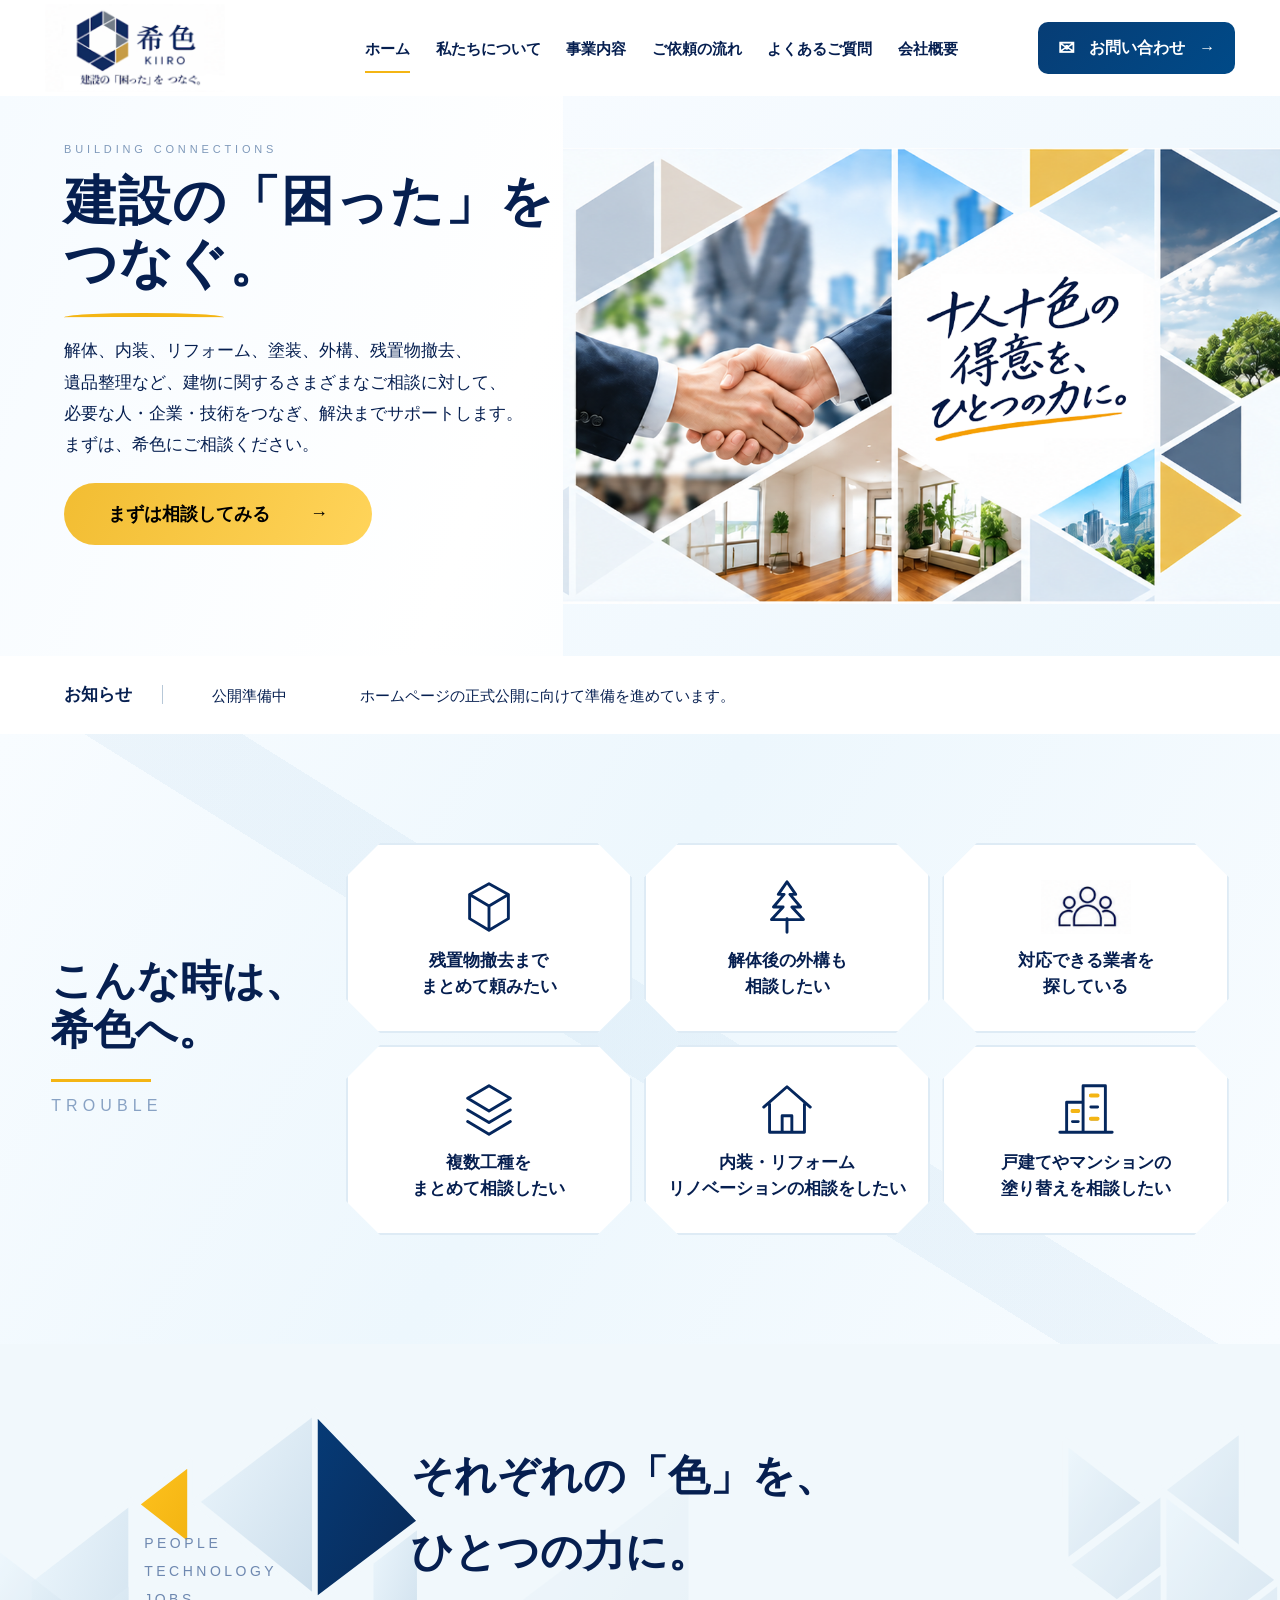
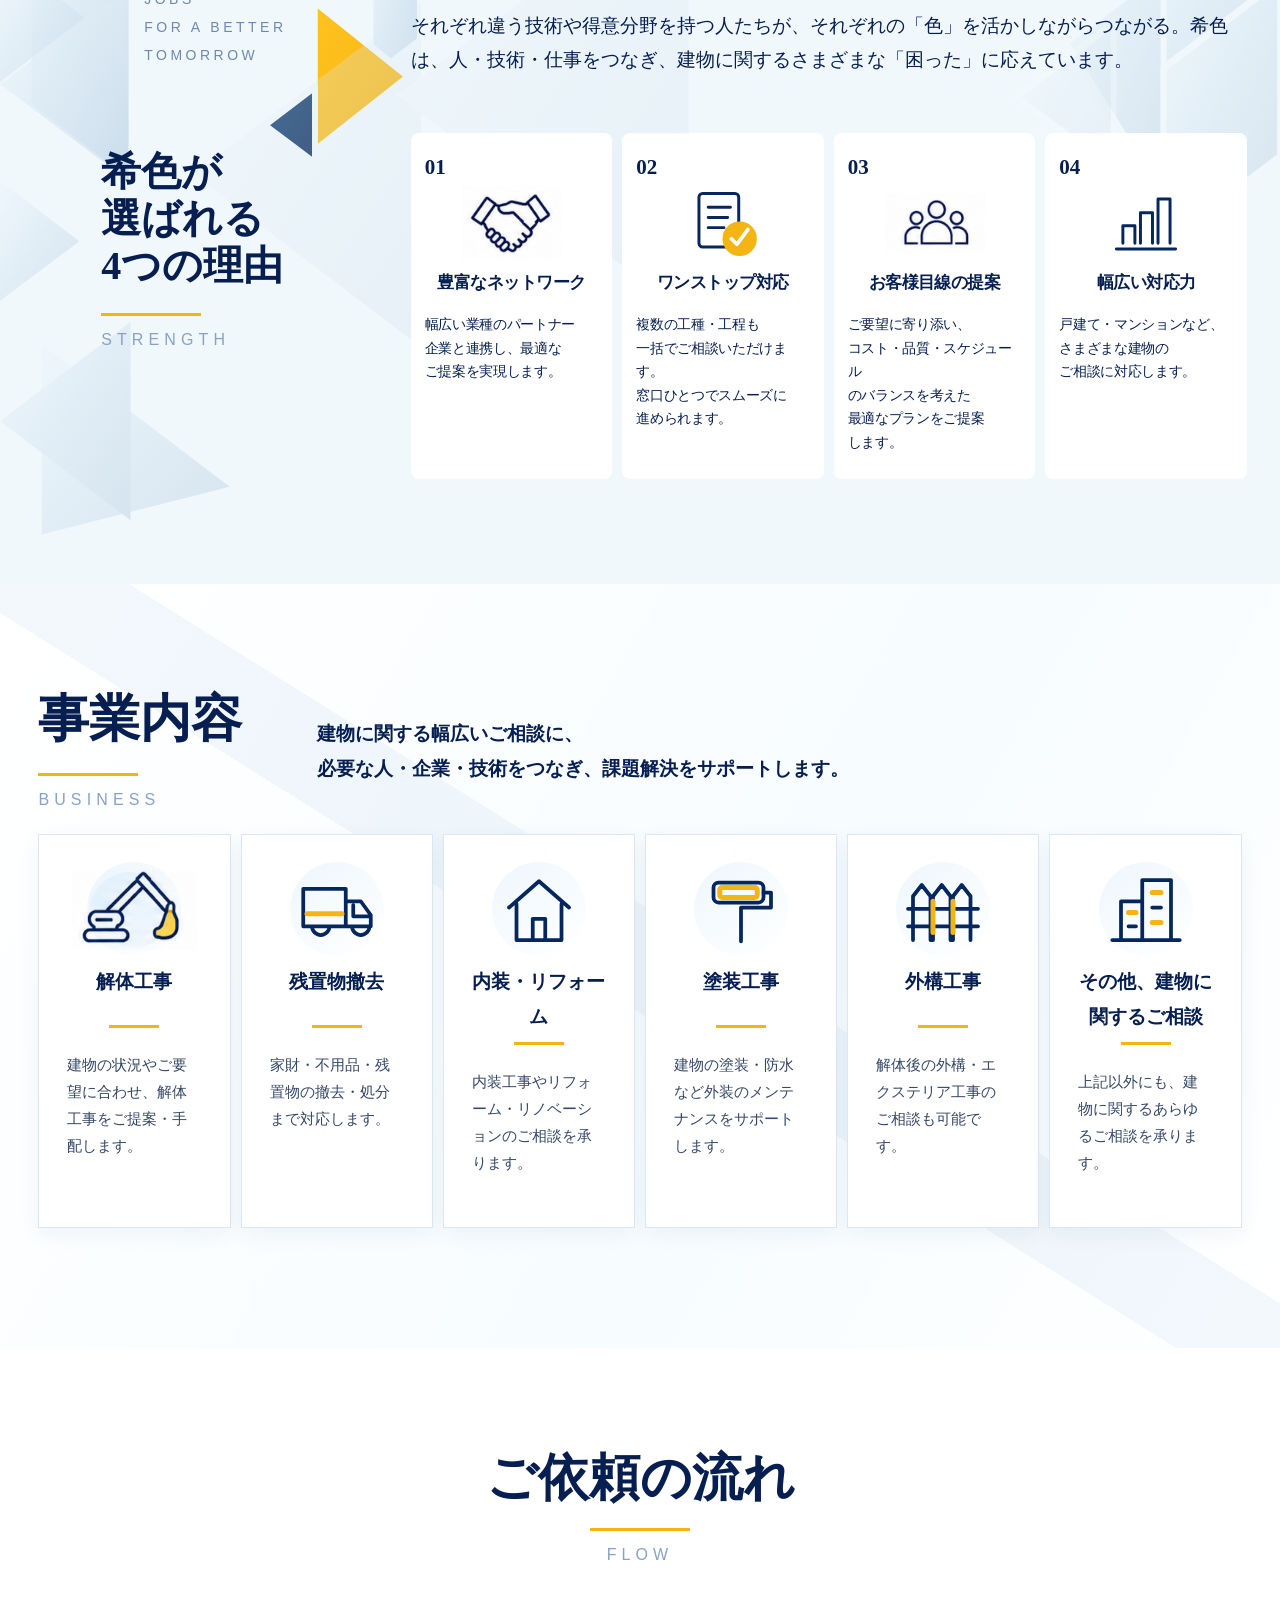
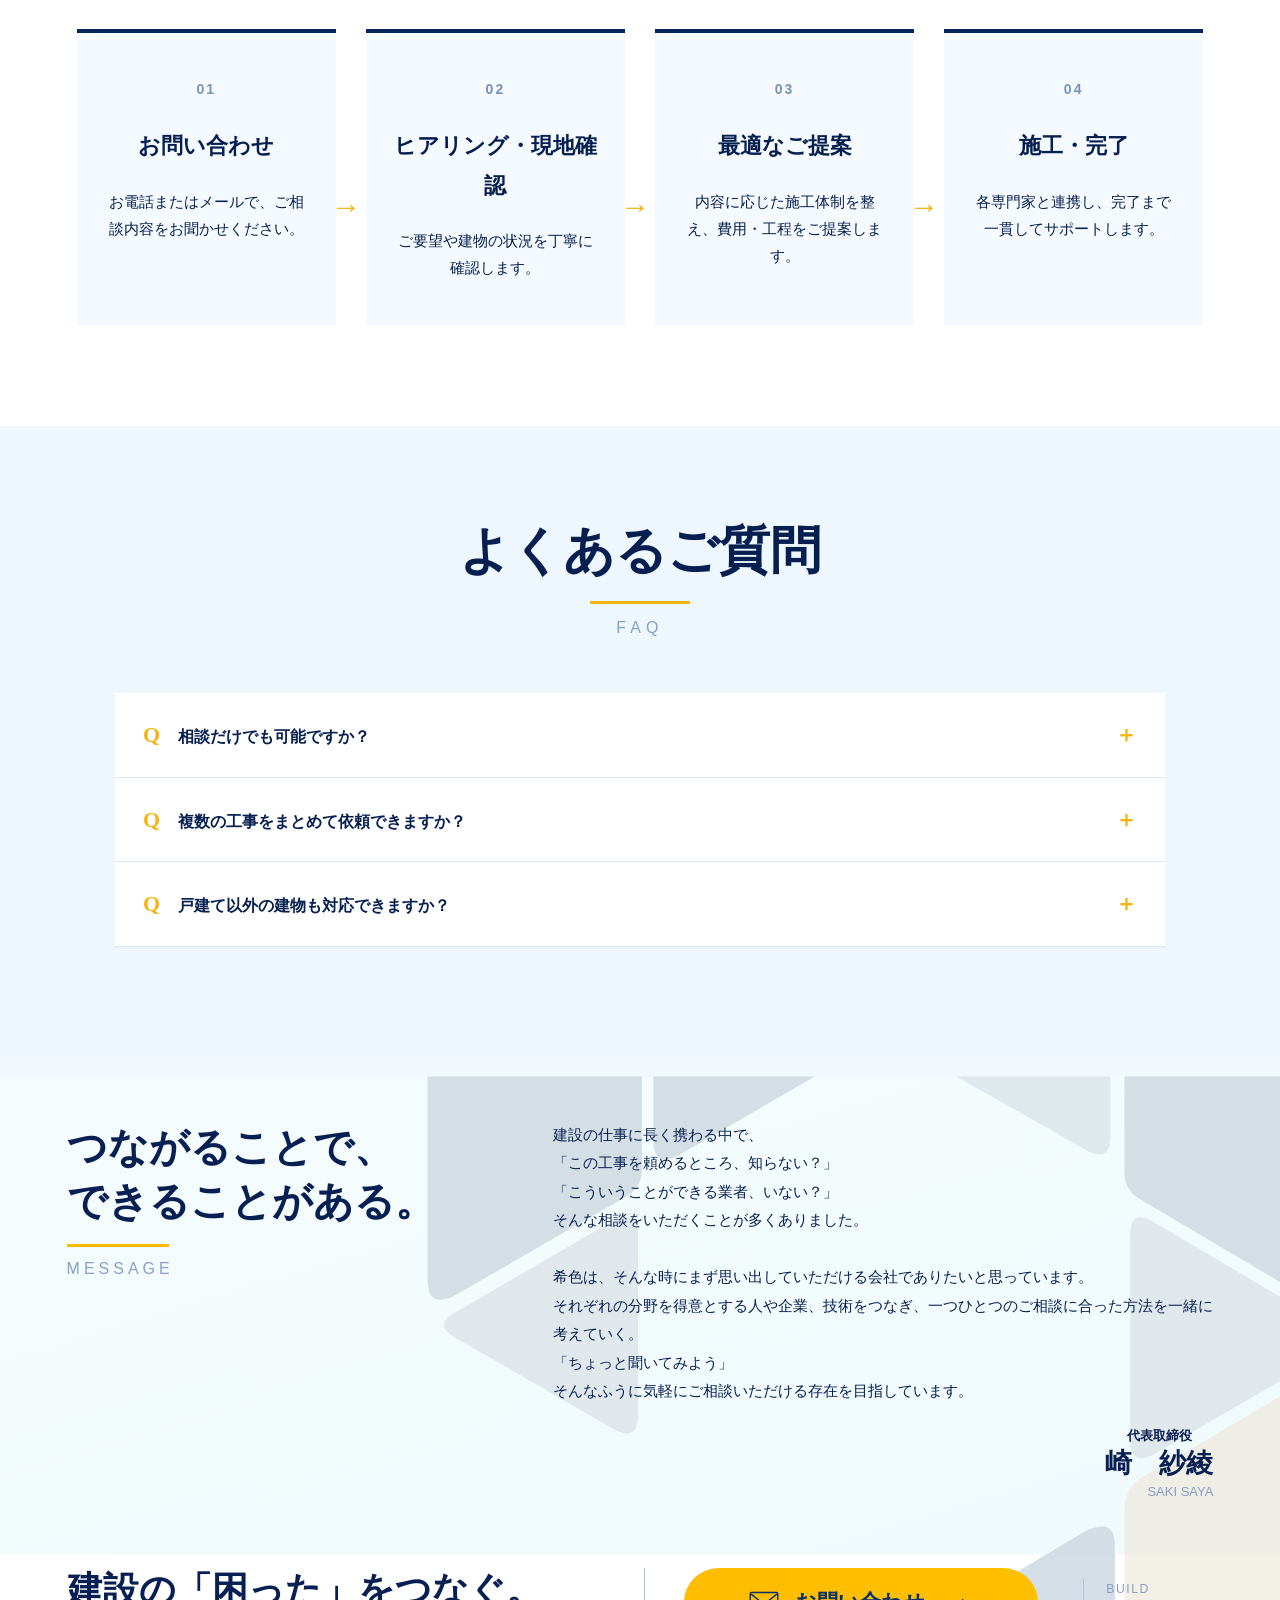
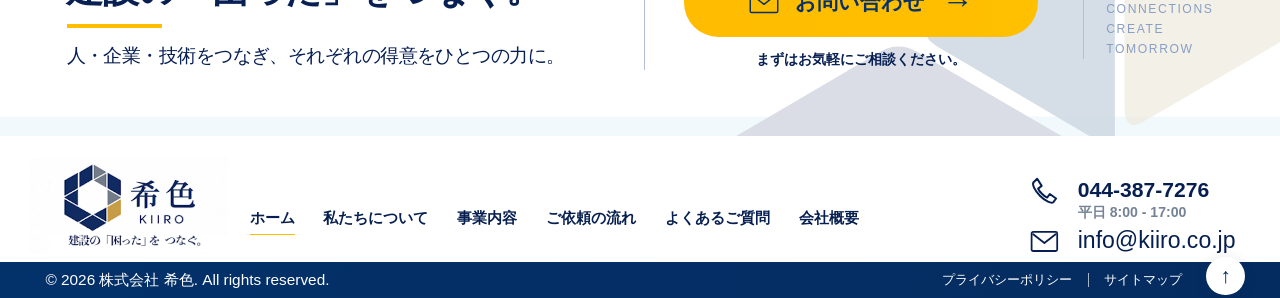
<file: index.html>
<!doctype html>
<html lang="ja">
<head>
  <meta charset="utf-8">
  <meta name="viewport" content="width=device-width, initial-scale=1">
  <meta name="description" content="株式会社希色は、建設に関するさまざまなお悩みに対して、必要な人・企業・技術をつなぎ、解決までサポートします。">
  <title>株式会社希色｜建設の「困った」を、つなぐ。</title>
  <link rel="icon" type="image/svg+xml" href="data:image/svg+xml,%3Csvg xmlns='http://www.w3.org/2000/svg' viewBox='0 0 64 64'%3E%3Cpath fill='%23042b64' d='M32 3 57 17v30L32 61 7 47V17z'/%3E%3Cpath fill='white' d='m32 13 16 9v19l-16 9-16-9V22z'/%3E%3Cpath fill='%23eeb52b' d='M48 41v10l-9 5V46z'/%3E%3C/svg%3E">
  <link rel="stylesheet" href="styles.css">
  <link rel="stylesheet" href="icons.css?v=20261001-3">
  <link rel="stylesheet" href="responsive.css?v=20261001-2">
  <link rel="stylesheet" href="message.css?v=20261005-footer-clean">
  <link rel="stylesheet" href="animation.css">
</head>
<body>
  <a class="skip-link" href="#main">本文へ移動</a>
  <header class="site-header" id="top">
    <div class="header-inner">
      <a class="brand" href="#top" aria-label="希色 ホーム">
        <img class="brand-logo" src="assets/kiiro-logo.png" alt="希色 KIIRO 建設の「困った」を、つなぐ。">
      </a>
      <button class="menu-button" type="button" aria-label="メニューを開く" aria-expanded="false"><span></span><span></span><span></span></button>
      <nav class="global-nav" aria-label="メインナビゲーション">
        <a class="is-active" href="#top">ホーム</a><a href="#about">私たちについて</a><a href="#business">事業内容</a><a href="#flow">ご依頼の流れ</a><a href="#faq">よくあるご質問</a><a href="company.html">会社概要</a>
      </nav>
      <button class="header-contact js-open-contact" type="button"><span class="mail-icon">✉</span>お問い合わせ <span aria-hidden="true">→</span></button>
    </div>
  </header>

  <main id="main">
    <section class="hero" aria-labelledby="hero-title">
      <div class="hero-copy">
        <p class="eyebrow">BUILDING CONNECTIONS</p>
        <h1 id="hero-title">建設の「困った」を<br>つなぐ。</h1>
        <div class="gold-stroke"></div>
        <p>解体、内装、リフォーム、塗装、外構、残置物撤去、<br class="desktop-only">遺品整理など、建物に関するさまざまなご相談に対して、<br class="desktop-only">必要な人・企業・技術をつなぎ、解決までサポートします。<br>まずは、希色にご相談ください。</p>
        <button class="cta cta-gold js-open-contact" type="button">まずは相談してみる <span aria-hidden="true">→</span></button>
      </div>
      <div class="hero-visual"><img src="assets/hero-collage.png" alt="握手、住宅、街並みを組み合わせた希色のキービジュアル"></div>
    </section>
    <!-- 正式公開時に実際の公開日と公開のお知らせへ更新する。 -->
    <div class="notice"><b>お知らせ</b><span>公開準備中</span><p>ホームページの正式公開に向けて準備を進めています。</p></div>

    <section class="trouble section" id="trouble">
      <div class="section-heading"><h2>こんな時は、<br>希色へ。</h2><i></i><span>TROUBLE</span></div>
      <div class="trouble-grid">
        <article><svg><use href="#icon-box"/></svg><p>残置物撤去まで<br>まとめて頼みたい</p></article>
        <article><svg><use href="#icon-tree"/></svg><p>解体後の外構も<br>相談したい</p></article>
        <article><img class="reference-icon" src="assets/people-reference.png" alt="" width="90" height="62"><p>対応できる業者を<br>探している</p></article>
        <article><svg><use href="#icon-layers"/></svg><p>複数工種を<br>まとめて相談したい</p></article>
        <article><svg><use href="#icon-home"/></svg><p>内装・リフォーム<br>リノベーションの相談をしたい</p></article>
        <article><svg><use href="#icon-building"/></svg><p>戸建てやマンションの<br>塗り替えを相談したい</p></article>
      </div>
      <p class="hand-note">まずはお気軽に<br>ご相談ください。</p>
    </section>

    <section class="strength section" id="about">
      <div class="about-copy">
        <p class="english-copy">PEOPLE<br>TECHNOLOGY<br>JOBS<br>FOR A BETTER<br>TOMORROW</p>
        <div class="section-heading"><h2>希色が<span class="break-1280" aria-hidden="true"></span>選ばれる<br>4つの理由</h2><i></i><span>STRENGTH</span></div>
      </div>
      <div class="strength-main">
        <h2>それぞれの「色」を、<br class="desktop-only">ひとつの力に。</h2>
        <p class="lead">それぞれ違う技術や得意分野を持つ人たちが、それぞれの「色」を活かしながらつながる。希色は、人・技術・仕事をつなぎ、建物に関するさまざまな「困った」に応えています。</p>
        <div class="reason-grid">
          <article><b>01</b><img class="reference-icon" src="assets/handshake-reference.png" alt="" width="100" height="74"><h3>豊富なネットワーク</h3><p><span>幅広い業種のパートナー</span><span>企業と連携し、最適な</span><span>ご提案を実現します。</span></p></article>
          <article><b>02</b><svg aria-hidden="true"><use href="#reason-onestop"/></svg><h3>ワンストップ対応</h3><p><span>複数の工種・工程も</span><span>一括でご相談いただけます。</span><span>窓口ひとつでスムーズに</span><span>進められます。</span></p></article>
          <article><b>03</b><img class="reference-icon" src="assets/people-reference.png" alt="" width="100" height="74"><h3>お客様目線の提案</h3><p><span>ご要望に寄り添い、</span><span>コスト・品質・スケジュール</span><span>のバランスを考えた</span><span>最適なプランをご提案</span><span>します。</span></p></article>
          <article><b>04</b><svg aria-hidden="true"><use href="#reason-range"/></svg><h3>幅広い対応力</h3><p><span>戸建て・マンションなど、</span><span>さまざまな建物の</span><span>ご相談に対応します。</span></p></article>
        </div>
      </div>
    </section>

    <section class="business section" id="business">
      <div class="business-title"><div class="section-heading"><h2>事業内容</h2><i></i><span>BUSINESS</span></div><p>建物に関する幅広いご相談に、<br>必要な人・企業・技術をつなぎ、課題解決をサポートします。</p></div>
      <div class="service-grid">
        <article><img class="reference-icon" src="assets/excavator-reference.png" alt="" width="126" height="80"><h3>解体工事</h3><i></i><p>建物の状況やご要望に合わせ、解体工事をご提案・手配します。</p></article>
        <article><svg><use href="#icon-truck"/></svg><h3>残置物撤去</h3><i></i><p>家財・不用品・残置物の撤去・処分まで対応します。</p></article>
        <article><svg><use href="#icon-home"/></svg><h3>内装・リフォーム</h3><i></i><p>内装工事やリフォーム・リノベーションのご相談を承ります。</p></article>
        <article><svg><use href="#icon-roller"/></svg><h3>塗装工事</h3><i></i><p>建物の塗装・防水など外装のメンテナンスをサポートします。</p></article>
        <article><svg><use href="#icon-fence"/></svg><h3>外構工事</h3><i></i><p>解体後の外構・エクステリア工事のご相談も可能です。</p></article>
        <article><svg><use href="#icon-building"/></svg><h3>その他、建物に関するご相談</h3><i></i><p>上記以外にも、建物に関するあらゆるご相談を承ります。</p></article>
      </div>
    </section>

    <section class="flow section" id="flow">
      <div class="section-heading centered"><h2>ご依頼の流れ</h2><i></i><span>FLOW</span></div>
      <ol class="flow-list">
        <li><b>01</b><h3>お問い合わせ</h3><p>お電話またはメールで、ご相談内容をお聞かせください。</p></li>
        <li><b>02</b><h3>ヒアリング・現地確認</h3><p>ご要望や建物の状況を丁寧に確認します。</p></li>
        <li><b>03</b><h3>最適なご提案</h3><p>内容に応じた施工体制を整え、費用・工程をご提案します。</p></li>
        <li><b>04</b><h3>施工・完了</h3><p>各専門家と連携し、完了まで一貫してサポートします。</p></li>
      </ol>
    </section>

    <section class="faq section" id="faq">
      <div class="section-heading centered"><h2>よくあるご質問</h2><i></i><span>FAQ</span></div>
      <div class="faq-list">
        <details><summary><span>Q</span>相談だけでも可能ですか？</summary><p>はい。内容が固まっていない段階でも、お困りごとを伺いながら進め方をご案内します。</p></details>
        <details><summary><span>Q</span>複数の工事をまとめて依頼できますか？</summary><p>可能です。希色が窓口となり、解体・残置物撤去・内装・外構など必要な専門業者をつなぎます。</p></details>
        <details><summary><span>Q</span>戸建て以外の建物も対応できますか？</summary><p>戸建て・マンションなど、さまざまな建物のご相談に対応しています。建物の種類やご相談内容をお聞かせください。</p></details>
      </div>
    </section>

    <section class="message section" id="company">
      <div class="message-top">
        <div class="section-heading"><h2>つながることで、<br>できることがある。</h2><i></i><span>MESSAGE</span></div>
        <div class="president-message"><p class="president-copy">建設の仕事に長く携わる中で、<br>「この工事を頼めるところ、知らない？」<br>「こういうことができる業者、いない？」<br>そんな相談をいただくことが多くありました。<br><br>希色は、そんな時にまず思い出していただける会社でありたいと思っています。<br>それぞれの分野を得意とする人や企業、技術をつなぎ、一つひとつのご相談に合った方法を一緒に考えていく。<br>「ちょっと聞いてみよう」<br>そんなふうに気軽にご相談いただける存在を目指しています。</p><p class="signature"><small>代表取締役</small><span>崎　紗綾</span><em>SAKI SAYA</em></p></div>
      </div>
      <div class="contact-panel">
        <div><h2>建設の「困った」をつなぐ。</h2><p>人・企業・技術をつなぎ、それぞれの得意をひとつの力に。</p></div>
        <div class="contact-action"><button class="cta cta-gold js-open-contact" type="button"><svg class="contact-mail-icon" viewBox="0 0 48 36" aria-hidden="true"><rect x="2" y="2" width="44" height="32" rx="2"/><path d="m4 5 20 16L44 5"/></svg><span>お問い合わせ</span><span aria-hidden="true">→</span></button><b>まずはお気軽にご相談ください。</b></div>
        <p class="message-motto">BUILD<br>CONNECTIONS<br>CREATE<br>TOMORROW</p>
      </div>
    </section>
  </main>

  <footer>
    <div class="footer-main">
      <a class="brand footer-brand" href="#top" aria-label="希色 ホーム"><img class="brand-logo" src="assets/kiiro-logo.png" alt="希色 KIIRO 建設の「困った」を、つなぐ。"></a>
      <nav aria-label="フッターナビゲーション"><a href="#top">ホーム</a><a href="#about">私たちについて</a><a href="#business">事業内容</a><a href="#flow">ご依頼の流れ</a><a href="#faq">よくあるご質問</a><a href="company.html">会社概要</a></nav>
      <address><a href="tel:0443877276"><svg viewBox="0 0 32 32" aria-hidden="true"><path d="M8 3 4 7c-2 2 1 9 7 15s13 9 15 7l3-4-7-5-3 4c-3-1-9-7-10-10l4-3Z"/></svg><span>044-387-7276</span></a><small>平日 8:00 - 17:00</small><a href="mailto:info@kiiro.co.jp"><svg viewBox="0 0 36 28" aria-hidden="true"><rect x="2" y="2" width="32" height="24" rx="2"/><path d="m4 5 14 11L32 5"/></svg><span>info@kiiro.co.jp</span></a></address>
    </div>
    <div class="footer-bottom"><span>© 2026 株式会社 希色. All rights reserved.</span><div class="footer-links"><a href="#">プライバシーポリシー</a><i></i><a href="#">サイトマップ</a></div><a class="page-top" href="#top" aria-label="ページ上部へ">↑</a></div>
  </footer>

  <dialog class="contact-modal" id="contact-form" aria-labelledby="contact-title">
    <div class="modal-head">
      <div><span>CONTACT</span><h2 id="contact-title">まずはご相談ください</h2></div>
      <button class="modal-close" type="button" aria-label="フォームを閉じる">×</button>
    </div>
    <p class="modal-intro">建物に関するご相談内容をお聞かせください。内容を確認後、担当者よりご連絡します。</p>
    <form action="https://formsubmit.co/info@kiiro.co.jp" method="POST">
      <input type="hidden" name="_subject" value="【希色ウェブサイト】新しいご相談">
      <input type="hidden" name="_template" value="table">
      <input type="hidden" name="_captcha" value="false">
      <input type="hidden" name="_next" value="https://kawase-creative.github.io/kiiro-corporate-site/?sent=1">
      <input class="form-honey" type="text" name="_honey" tabindex="-1" autocomplete="off">
      <label class="form-field"><span>ご相談内容 <b>必須</b></span><select name="ご相談内容" required><option value="">選択してください</option><option>解体</option><option>内装</option><option>リフォーム</option><option>塗装</option><option>外構</option><option>残置物撤去</option><option>遺品整理</option><option>その他</option></select></label>
      <div class="form-row">
        <label class="form-field"><span>お名前 <b>必須</b></span><input type="text" name="お名前" autocomplete="name" required placeholder="例）希色 太郎"></label>
        <label class="form-field"><span>メールアドレス <b>必須</b></span><input type="email" name="email" autocomplete="email" required placeholder="例）info@example.jp"></label>
      </div>
      <label class="form-field"><span>電話番号</span><input type="tel" name="電話番号" autocomplete="tel" inputmode="tel" placeholder="例）044-000-0000"></label>
      <label class="form-field"><span>ご相談内容の詳細</span><textarea name="ご相談内容の詳細" rows="5" placeholder="ご相談内容やご希望の時期などをご記入ください。"></textarea></label>
      <p class="form-note">入力内容は、ご相談への回答にのみ使用します。</p>
      <button class="form-submit" type="submit">入力内容を送信する <span aria-hidden="true">→</span></button>
    </form>
  </dialog>
  <div class="success-toast" role="status" aria-live="polite">お問い合わせを送信しました。担当者からのご連絡をお待ちください。</div>

  <svg class="svg-defs" aria-hidden="true">
    <defs>
      <symbol id="icon-box" viewBox="0 0 64 64"><path d="M12 19 32 8l20 11v25L32 56 12 44zM12 19l20 12 20-12M32 31v25"/></symbol>
      <symbol id="icon-tree" viewBox="0 0 64 64"><path d="m32 6-9 13h6L18 32h10L16 45h33L37 32h9L35 19h6zM32 44v14"/></symbol>
      <symbol id="icon-people" viewBox="0 0 64 64"><circle cx="32" cy="17" r="9"/><circle cx="12" cy="25" r="6"/><circle cx="52" cy="25" r="6"/><path d="M19 52V40c0-7 6-12 13-12s13 5 13 12v12zM3 50V40c0-5 4-9 9-9 3 0 6 1 8 4M61 50V40c0-5-4-9-9-9-3 0-6 1-8 4"/></symbol>
      <symbol id="icon-layers" viewBox="0 0 64 64"><path d="m10 21 22 13 22-13L32 8zM10 33l22 13 22-13M10 45l22 13 22-13"/></symbol>
      <symbol id="icon-home" viewBox="0 0 64 64"><path d="M8 30 32 9l24 21M14 27v29h36V27M27 56V39h10v17"/></symbol>
      <symbol id="icon-building" viewBox="0 0 64 64"><path d="M12 56V25h17v31M29 56V8h23v48M5 56h54M18 34h6M18 45h6M37 18h7M37 30h7M37 42h7"/><path class="icon-gold" d="M18 34h6M37 18h7M37 42h7"/></symbol>
      <symbol id="icon-handshake" viewBox="0 0 64 64"><path d="m6 18 10-8 8 10-10 8zM58 18l-10-8-8 10 10 8zM19 24l10-8c3-2 6-1 8 1l8 8M16 27l6 6 15 15c3 3 8-1 5-4 3 3 8-2 4-5 4 3 8-2 4-5M23 48l-2 2c-4 4-9-1-5-5-4 4-9-1-5-5l10-10"/></symbol>
      <symbol id="icon-check" viewBox="0 0 64 64"><rect x="10" y="7" width="36" height="49" rx="3"/><path d="M18 19h21M18 29h17M18 39h14"/><circle cx="47" cy="46" r="13" class="gold-fill"/><path d="m41 46 4 4 8-10" class="white-stroke"/></symbol>
      <symbol id="icon-chart" viewBox="0 0 64 64"><path d="M6 57h53M12 53V36h10v17M27 53V24h10v29M42 53V10h10v43"/></symbol>
      <symbol id="reason-network" viewBox="0 0 100 80"><path d="m5 27 19-23 16 13-18 24zM95 27 77 4 61 17l18 24z"/><path d="M22 35 36 18c4-4 9-5 14-2l6 4 10-4c4-2 8-1 11 2l5 6"/><path d="m31 30 31 29c5 5 13-2 8-7 5 5 13-2 8-7 5 4 12-3 7-8l-8-8"/><path d="m24 34-8 10c-4 5 3 12 8 7-5 6 3 13 8 7-4 6 4 12 9 7l3-3c-3 6 5 11 10 6l5-5"/></symbol>
      <symbol id="reason-onestop" viewBox="0 0 80 80"><rect x="14" y="8" width="43" height="58" rx="4"/><path d="M24 23h24M24 34h21M24 45h17"/><circle cx="58" cy="57" r="17" fill="#f4b514" stroke="#f4b514"/><path d="m49 57 6 6 12-16" fill="none" stroke="#fff" stroke-width="4"/></symbol>
      <symbol id="reason-customer" viewBox="0 0 80 80"><circle cx="40" cy="15" r="11"/><circle cx="17" cy="29" r="8"/><circle cx="63" cy="29" r="8"/><path d="M20 68V49c0-13 9-22 20-22s20 9 20 22v19zM4 68V53c0-10 8-18 18-18 5 0 9 2 13 5M4 68h16M76 68V53c0-10-8-18-18-18-5 0-9 2-13 5M60 68h16"/></symbol>
      <symbol id="reason-range" viewBox="0 0 80 80"><path d="M8 68h64M15 62V43h13v19M34 62V29h13v33M53 62V14h13v48"/></symbol>
      <symbol id="icon-truck" viewBox="0 0 64 64"><path d="M5 15h34v30H5zM39 25h12l8 11v9H39zM45 28v9h12M12 45a7 7 0 1 0 14 0M44 45a7 7 0 1 0 14 0"/><path class="icon-gold" d="M8 35h28"/></symbol>
      <symbol id="icon-roller" viewBox="0 0 64 64"><rect x="10" y="10" width="40" height="16" rx="4"/><rect class="icon-gold" x="15" y="14" width="30" height="8" rx="2"/><path d="M50 18h6v12H32v8M32 38v19"/></symbol>
      <symbol id="icon-fence" viewBox="0 0 64 64"><path d="M8 56V21l7-9 7 9v35M24 56V21l7-9 7 9v35M40 56V21l7-9 7 9v35M4 31h56M4 45h56"/><path class="icon-gold" d="M24 25v25M40 25v25"/></symbol>
      <symbol id="icon-excavator" viewBox="0 0 100 90"><rect x="5" y="70" width="58" height="16" rx="8"/><rect x="13" y="53" width="49" height="17" rx="8.5"/><path d="m40 53 35-45 10 8-29 37zM85 16l13 17c2 3 2 6 0 9l-7 10-13-20"/><path d="M91 39c7 2 9 8 8 17v10c0 12-9 20-21 20l-11-2c-3-1-4-5-2-8l7-5c6-4 8-10 9-18l1-8c1-5 4-7 9-6Z" fill="#f4c12e" stroke="#05275d" stroke-width="3.2" stroke-linecap="round" stroke-linejoin="round"/></symbol>
    </defs>
  </svg>
  <script src="script.js"></script>
</body>
</html>
</file>
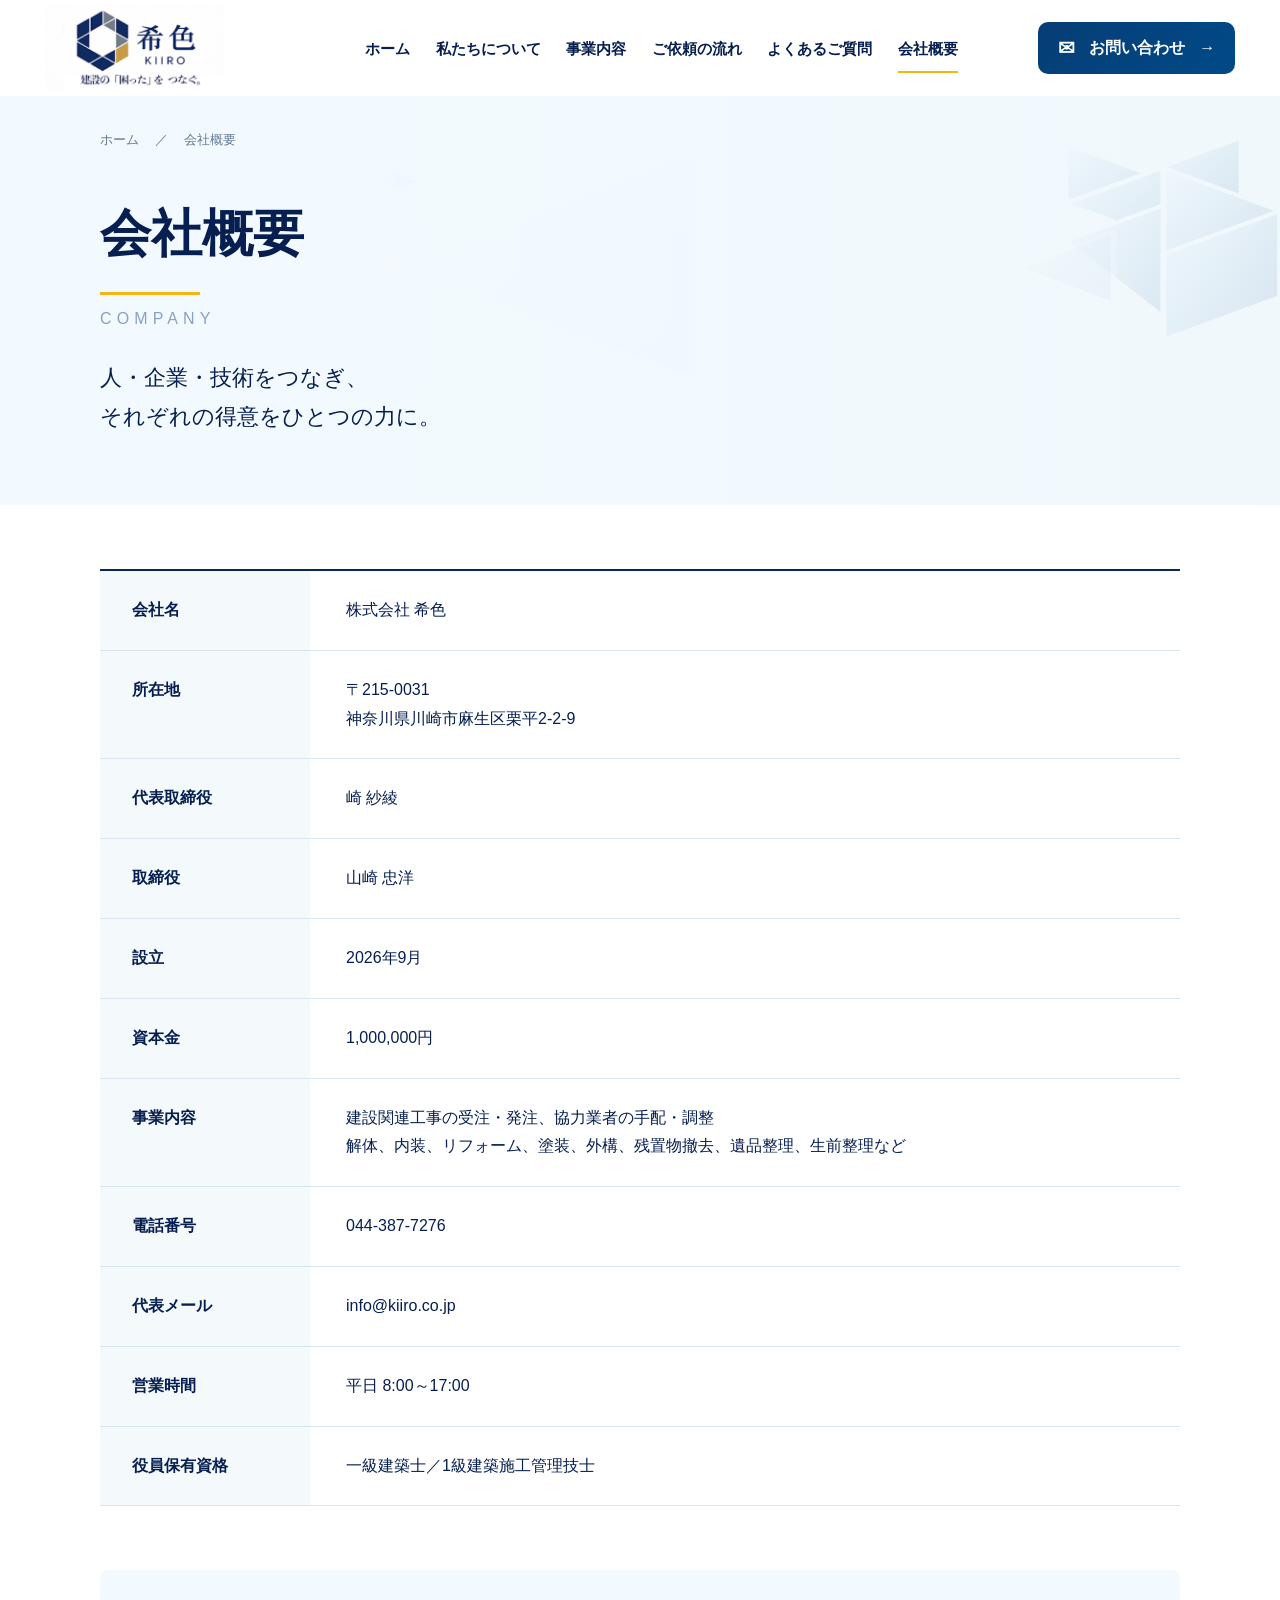
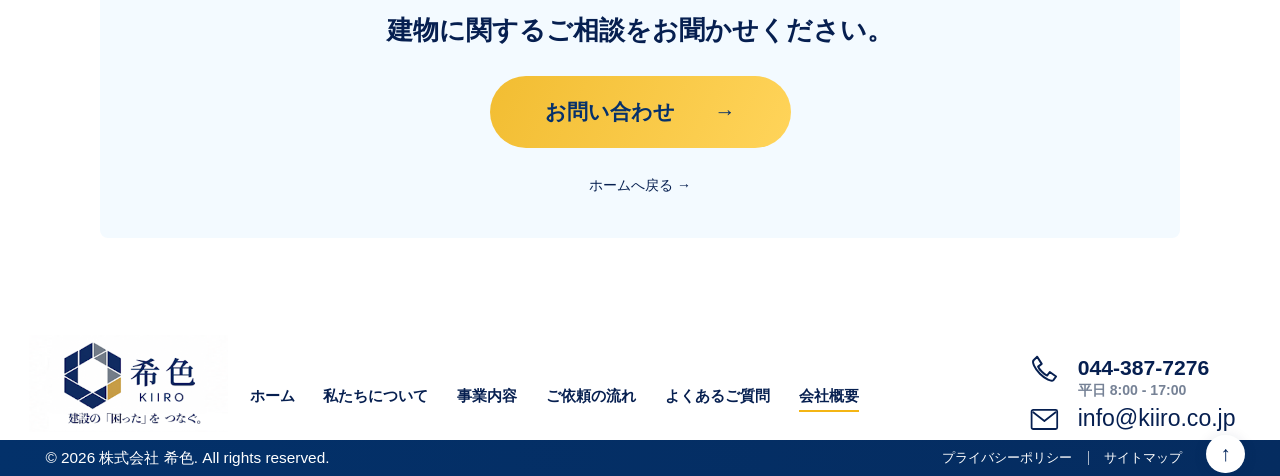
<file: company.html>
<!doctype html>
<html lang="ja">
<head>
  <meta charset="utf-8">
  <meta name="viewport" content="width=device-width, initial-scale=1">
  <meta name="description" content="株式会社 希色の会社概要。所在地、役員、設立、資本金、事業内容、連絡先、役員保有資格をご紹介します。">
  <title>会社概要｜株式会社 希色</title>
  <link rel="icon" type="image/svg+xml" href="data:image/svg+xml,%3Csvg xmlns='http://www.w3.org/2000/svg' viewBox='0 0 64 64'%3E%3Cpath fill='%23042b64' d='M32 3 57 17v30L32 61 7 47V17z'/%3E%3Cpath fill='white' d='m32 13 16 9v19l-16 9-16-9V22z'/%3E%3Cpath fill='%23eeb52b' d='M48 41v10l-9 5V46z'/%3E%3C/svg%3E">
  <link rel="stylesheet" href="styles.css">
  <link rel="stylesheet" href="icons.css?v=20261001-3">
  <link rel="stylesheet" href="responsive.css?v=20261001-2">
  <link rel="stylesheet" href="message.css?v=20261005-footer-clean">
  <link rel="stylesheet" href="animation.css">
  <link rel="stylesheet" href="company.css">
</head>
<body class="company-page">
  <a class="skip-link" href="#main">本文へ移動</a>
  <header class="site-header" id="top">
    <div class="header-inner">
      <a class="brand" href="index.html" aria-label="希色 ホーム">
        <img class="brand-logo" src="assets/kiiro-logo.png" alt="希色 KIIRO 建設の「困った」を、つなぐ。">
      </a>
      <button class="menu-button" type="button" aria-label="メニューを開く" aria-expanded="false"><span></span><span></span><span></span></button>
      <nav class="global-nav" aria-label="メインナビゲーション">
        <a href="index.html">ホーム</a><a href="index.html#about">私たちについて</a><a href="index.html#business">事業内容</a><a href="index.html#flow">ご依頼の流れ</a><a href="index.html#faq">よくあるご質問</a><a class="is-active" aria-current="page" href="company.html">会社概要</a>
      </nav>
      <button class="header-contact js-open-contact" type="button"><span class="mail-icon">✉</span>お問い合わせ <span aria-hidden="true">→</span></button>
    </div>
  </header>

  <main id="main">
    <section class="company-intro">
      <div class="company-container">
        <p class="breadcrumb"><a href="index.html">ホーム</a><span aria-hidden="true">／</span>会社概要</p>
        <div class="section-heading"><h1>会社概要</h1><i></i><span>COMPANY</span></div>
        <p class="company-tagline">人・企業・技術をつなぎ、<br>それぞれの得意をひとつの力に。</p>
      </div>
    </section>
    <section class="company-details company-container" aria-label="会社基本情報">
      <dl class="company-profile">
        <div><dt>会社名</dt><dd>株式会社 希色</dd></div>
        <div><dt>所在地</dt><dd>〒215-0031<br>神奈川県川崎市麻生区栗平2-2-9</dd></div>
        <div><dt>代表取締役</dt><dd>崎 紗綾</dd></div>
        <div><dt>取締役</dt><dd>山崎 忠洋</dd></div>
        <div><dt>設立</dt><dd>2026年9月</dd></div>
        <div><dt>資本金</dt><dd>1,000,000円</dd></div>
        <div><dt>事業内容</dt><dd>建設関連工事の受注・発注、協力業者の手配・調整<br>解体、内装、リフォーム、塗装、外構、残置物撤去、遺品整理、生前整理など</dd></div>
        <div><dt>電話番号</dt><dd><a href="tel:0443877276">044-387-7276</a></dd></div>
        <div><dt>代表メール</dt><dd><a href="mailto:info@kiiro.co.jp">info@kiiro.co.jp</a></dd></div>
        <div><dt>営業時間</dt><dd>平日 8:00～17:00</dd></div>
        <div><dt>役員保有資格</dt><dd>一級建築士／1級建築施工管理技士</dd></div>
      </dl>
      <div class="company-consult">
        <h2>建物に関するご相談を<br class="mobile-break">お聞かせください。</h2>
        <button class="cta cta-gold js-open-contact" type="button">お問い合わせ <span aria-hidden="true">→</span></button>
        <a class="company-home" href="index.html">ホームへ戻る →</a>
      </div>
    </section>
  </main>

  <footer>
    <div class="footer-main">
      <a class="brand footer-brand" href="index.html" aria-label="希色 ホーム"><img class="brand-logo" src="assets/kiiro-logo.png" alt="希色 KIIRO 建設の「困った」を、つなぐ。"></a>
      <nav aria-label="フッターナビゲーション"><a href="index.html">ホーム</a><a href="index.html#about">私たちについて</a><a href="index.html#business">事業内容</a><a href="index.html#flow">ご依頼の流れ</a><a href="index.html#faq">よくあるご質問</a><a class="is-active" aria-current="page" href="company.html">会社概要</a></nav>
      <address><a href="tel:0443877276"><svg viewBox="0 0 32 32" aria-hidden="true"><path d="M8 3 4 7c-2 2 1 9 7 15s13 9 15 7l3-4-7-5-3 4c-3-1-9-7-10-10l4-3Z"/></svg><span>044-387-7276</span></a><small>平日 8:00 - 17:00</small><a href="mailto:info@kiiro.co.jp"><svg viewBox="0 0 36 28" aria-hidden="true"><rect x="2" y="2" width="32" height="24" rx="2"/><path d="m4 5 14 11L32 5"/></svg><span>info@kiiro.co.jp</span></a></address>
    </div>
    <div class="footer-bottom"><span>© 2026 株式会社 希色. All rights reserved.</span><div class="footer-links"><a href="#">プライバシーポリシー</a><i></i><a href="#">サイトマップ</a></div><a class="page-top" href="#top" aria-label="ページ上部へ">↑</a></div>
  </footer>

  <dialog class="contact-modal" id="contact-form" aria-labelledby="contact-title">
    <div class="modal-head">
      <div><span>CONTACT</span><h2 id="contact-title">まずはご相談ください</h2></div>
      <button class="modal-close" type="button" aria-label="フォームを閉じる">×</button>
    </div>
    <p class="modal-intro">建物に関するご相談内容をお聞かせください。内容を確認後、担当者よりご連絡します。</p>
    <form action="https://formsubmit.co/info@kiiro.co.jp" method="POST">
      <input type="hidden" name="_subject" value="【希色ウェブサイト】新しいご相談">
      <input type="hidden" name="_template" value="table">
      <input type="hidden" name="_captcha" value="false">
      <input type="hidden" name="_next" value="https://kawase-creative.github.io/kiiro-corporate-site/?sent=1">
      <input class="form-honey" type="text" name="_honey" tabindex="-1" autocomplete="off">
      <label class="form-field"><span>ご相談内容 <b>必須</b></span><select name="ご相談内容" required><option value="">選択してください</option><option>解体</option><option>内装</option><option>リフォーム</option><option>塗装</option><option>外構</option><option>残置物撤去</option><option>遺品整理</option><option>その他</option></select></label>
      <div class="form-row">
        <label class="form-field"><span>お名前 <b>必須</b></span><input type="text" name="お名前" autocomplete="name" required placeholder="例）希色 太郎"></label>
        <label class="form-field"><span>メールアドレス <b>必須</b></span><input type="email" name="email" autocomplete="email" required placeholder="例）info@example.jp"></label>
      </div>
      <label class="form-field"><span>電話番号</span><input type="tel" name="電話番号" autocomplete="tel" inputmode="tel" placeholder="例）044-000-0000"></label>
      <label class="form-field"><span>ご相談内容の詳細</span><textarea name="ご相談内容の詳細" rows="5" placeholder="ご相談内容やご希望の時期などをご記入ください。"></textarea></label>
      <p class="form-note">入力内容は、ご相談への回答にのみ使用します。</p>
      <button class="form-submit" type="submit">入力内容を送信する <span aria-hidden="true">→</span></button>
    </form>
  </dialog>
  <div class="success-toast" role="status" aria-live="polite">お問い合わせを送信しました。担当者からのご連絡をお待ちください。</div>

  <svg class="svg-defs" aria-hidden="true">
    <defs>
      <symbol id="icon-box" viewBox="0 0 64 64"><path d="M12 19 32 8l20 11v25L32 56 12 44zM12 19l20 12 20-12M32 31v25"/></symbol>
      <symbol id="icon-tree" viewBox="0 0 64 64"><path d="m32 6-9 13h6L18 32h10L16 45h33L37 32h9L35 19h6zM32 44v14"/></symbol>
      <symbol id="icon-people" viewBox="0 0 64 64"><circle cx="32" cy="17" r="9"/><circle cx="12" cy="25" r="6"/><circle cx="52" cy="25" r="6"/><path d="M19 52V40c0-7 6-12 13-12s13 5 13 12v12zM3 50V40c0-5 4-9 9-9 3 0 6 1 8 4M61 50V40c0-5-4-9-9-9-3 0-6 1-8 4"/></symbol>
      <symbol id="icon-layers" viewBox="0 0 64 64"><path d="m10 21 22 13 22-13L32 8zM10 33l22 13 22-13M10 45l22 13 22-13"/></symbol>
      <symbol id="icon-home" viewBox="0 0 64 64"><path d="M8 30 32 9l24 21M14 27v29h36V27M27 56V39h10v17"/></symbol>
      <symbol id="icon-building" viewBox="0 0 64 64"><path d="M12 56V25h17v31M29 56V8h23v48M5 56h54M18 34h6M18 45h6M37 18h7M37 30h7M37 42h7"/><path class="icon-gold" d="M18 34h6M37 18h7M37 42h7"/></symbol>
      <symbol id="icon-handshake" viewBox="0 0 64 64"><path d="m6 18 10-8 8 10-10 8zM58 18l-10-8-8 10 10 8zM19 24l10-8c3-2 6-1 8 1l8 8M16 27l6 6 15 15c3 3 8-1 5-4 3 3 8-2 4-5 4 3 8-2 4-5M23 48l-2 2c-4 4-9-1-5-5-4 4-9-1-5-5l10-10"/></symbol>
      <symbol id="icon-check" viewBox="0 0 64 64"><rect x="10" y="7" width="36" height="49" rx="3"/><path d="M18 19h21M18 29h17M18 39h14"/><circle cx="47" cy="46" r="13" class="gold-fill"/><path d="m41 46 4 4 8-10" class="white-stroke"/></symbol>
      <symbol id="icon-chart" viewBox="0 0 64 64"><path d="M6 57h53M12 53V36h10v17M27 53V24h10v29M42 53V10h10v43"/></symbol>
      <symbol id="reason-network" viewBox="0 0 100 80"><path d="m5 27 19-23 16 13-18 24zM95 27 77 4 61 17l18 24z"/><path d="M22 35 36 18c4-4 9-5 14-2l6 4 10-4c4-2 8-1 11 2l5 6"/><path d="m31 30 31 29c5 5 13-2 8-7 5 5 13-2 8-7 5 4 12-3 7-8l-8-8"/><path d="m24 34-8 10c-4 5 3 12 8 7-5 6 3 13 8 7-4 6 4 12 9 7l3-3c-3 6 5 11 10 6l5-5"/></symbol>
      <symbol id="reason-onestop" viewBox="0 0 80 80"><rect x="14" y="8" width="43" height="58" rx="4"/><path d="M24 23h24M24 34h21M24 45h17"/><circle cx="58" cy="57" r="17" fill="#f4b514" stroke="#f4b514"/><path d="m49 57 6 6 12-16" fill="none" stroke="#fff" stroke-width="4"/></symbol>
      <symbol id="reason-customer" viewBox="0 0 80 80"><circle cx="40" cy="15" r="11"/><circle cx="17" cy="29" r="8"/><circle cx="63" cy="29" r="8"/><path d="M20 68V49c0-13 9-22 20-22s20 9 20 22v19zM4 68V53c0-10 8-18 18-18 5 0 9 2 13 5M4 68h16M76 68V53c0-10-8-18-18-18-5 0-9 2-13 5M60 68h16"/></symbol>
      <symbol id="reason-range" viewBox="0 0 80 80"><path d="M8 68h64M15 62V43h13v19M34 62V29h13v33M53 62V14h13v48"/></symbol>
      <symbol id="icon-truck" viewBox="0 0 64 64"><path d="M5 15h34v30H5zM39 25h12l8 11v9H39zM45 28v9h12M12 45a7 7 0 1 0 14 0M44 45a7 7 0 1 0 14 0"/><path class="icon-gold" d="M8 35h28"/></symbol>
      <symbol id="icon-roller" viewBox="0 0 64 64"><rect x="10" y="10" width="40" height="16" rx="4"/><rect class="icon-gold" x="15" y="14" width="30" height="8" rx="2"/><path d="M50 18h6v12H32v8M32 38v19"/></symbol>
      <symbol id="icon-fence" viewBox="0 0 64 64"><path d="M8 56V21l7-9 7 9v35M24 56V21l7-9 7 9v35M40 56V21l7-9 7 9v35M4 31h56M4 45h56"/><path class="icon-gold" d="M24 25v25M40 25v25"/></symbol>
      <symbol id="icon-excavator" viewBox="0 0 100 90"><rect x="5" y="70" width="58" height="16" rx="8"/><rect x="13" y="53" width="49" height="17" rx="8.5"/><path d="m40 53 35-45 10 8-29 37zM85 16l13 17c2 3 2 6 0 9l-7 10-13-20"/><path d="M91 39c7 2 9 8 8 17v10c0 12-9 20-21 20l-11-2c-3-1-4-5-2-8l7-5c6-4 8-10 9-18l1-8c1-5 4-7 9-6Z" fill="#f4c12e" stroke="#05275d" stroke-width="3.2" stroke-linecap="round" stroke-linejoin="round"/></symbol>
    </defs>
  </svg>
  <script src="script.js"></script>
</body>
</html>
</file>
<file: styles.css>
:root{--navy:#05275d;--blue:#06457e;--gold:#f4b514;--pale:#f3faff;--line:#d9e8f3;--ink:#061f50;--serif:"Yu Mincho","Hiragino Mincho ProN","Noto Serif JP",serif;--sans:"Hiragino Kaku Gothic ProN","Yu Gothic","Noto Sans JP",sans-serif}*{box-sizing:border-box}html{scroll-behavior:smooth}body{margin:0;color:var(--ink);font-family:var(--sans);background:#fff;line-height:1.8}a{color:inherit;text-decoration:none}img{max-width:100%;display:block}.skip-link{position:fixed;left:12px;top:-100px;background:#fff;padding:8px 14px;z-index:1000}.skip-link:focus{top:12px}.site-header{height:110px;background:rgba(255,255,255,.97);position:relative;z-index:20}.header-inner{height:100%;max-width:1760px;margin:auto;padding:0 5vw;display:flex;align-items:center;gap:3vw}.brand{display:flex;align-items:center;min-width:240px}.brand-mark{width:62px;height:66px}.brand-type{display:flex;flex-direction:column;margin-left:8px;line-height:1}.brand-type b{font-family:var(--serif);font-size:30px;letter-spacing:.12em}.brand-type em{font-style:normal;font-weight:700;letter-spacing:.32em;font-size:12px;margin:7px 0}.brand-type small{font-family:var(--serif);font-size:11px;white-space:nowrap}.global-nav{display:flex;align-items:center;justify-content:center;gap:2.4vw;flex:1}.global-nav a{font-size:15px;font-weight:700;white-space:nowrap;position:relative;padding:38px 0}.global-nav a:after{content:"";position:absolute;left:0;right:0;bottom:27px;height:2px;background:var(--gold);transform:scaleX(0);transition:.25s}.global-nav a:hover:after,.global-nav a.is-active:after{transform:scaleX(1)}.header-contact{background:linear-gradient(135deg,#073d75,#004a88);color:#fff;border-radius:10px;padding:17px 25px;font-weight:700;white-space:nowrap;display:flex;gap:14px;align-items:center}.mail-icon{font-size:20px}.menu-button{display:none}.hero{min-height:690px;background:linear-gradient(110deg,#f6fbff 0,#fff 42%,#f2faff 100%);display:grid;grid-template-columns:46% 54%;overflow:hidden}.hero-copy{padding:72px 4vw 42px 5.7vw;position:relative;z-index:1}.eyebrow{font-size:11px;letter-spacing:.35em;color:#7f99ba;margin:0 0 10px}.hero h1{font-family:var(--serif);font-size:clamp(50px,5vw,86px);line-height:1.18;margin:0 0 24px;letter-spacing:.02em;font-weight:700}.gold-stroke{width:160px;height:9px;border-top:4px solid var(--gold);border-radius:50%;transform:rotate(-6deg);margin-bottom:13px}.hero-copy>p:not(.eyebrow){font-family:var(--serif);font-size:19px;line-height:2}.cta{display:inline-flex;align-items:center;justify-content:center;gap:40px;font-weight:800;border-radius:999px;min-height:72px;padding:0 55px;font-size:21px;transition:.25s}.cta:hover{transform:translateY(-3px);filter:brightness(1.03);box-shadow:0 12px 25px rgba(6,39,93,.18)}.cta-gold{background:linear-gradient(115deg,#f2bd32,#ffd45a);margin-top:12px}.hero-visual{align-self:stretch;display:flex;align-items:center}.hero-visual img{width:100%;height:100%;object-fit:cover;object-position:left center}.notice{height:92px;display:grid;grid-template-columns:120px 120px 1fr auto;gap:28px;align-items:center;padding:0 5vw;max-width:1800px;margin:auto;font-size:15px}.notice b{font-size:17px}.notice b:after{content:"";border-right:1px solid #b7c8d8;margin-left:30px}.notice p{margin:0}.notice a{font-weight:700}.section{position:relative;overflow:hidden}.trouble{min-height:610px;background:linear-gradient(120deg,#f8fcff,#edf7fd 46%,#f8fcff);padding:70px 6vw;display:grid;grid-template-columns:22% 58% 20%;align-items:center}.trouble:before,.strength:before,.business:before{content:"";position:absolute;inset:0;background:linear-gradient(32deg,transparent 47%,rgba(181,211,234,.17) 47%,rgba(181,211,234,.17) 54%,transparent 54%);pointer-events:none}.section-heading{position:relative;z-index:1}.section-heading h2{font-family:var(--serif);font-size:clamp(40px,4vw,64px);line-height:1.17;margin:0;font-weight:700}.section-heading i{display:block;width:100px;border-top:3px solid var(--gold);margin:24px 0 10px}.section-heading span{font-size:16px;letter-spacing:.32em;color:#88a2c4}.trouble-grid{display:grid;grid-template-columns:repeat(3,1fr);gap:12px;position:relative;z-index:1}.trouble-grid article{background:#fff;min-height:190px;display:flex;flex-direction:column;justify-content:center;align-items:center;text-align:center;padding:16px;clip-path:polygon(12% 0,88% 0,100% 18%,100% 82%,88% 100%,12% 100%,0 82%,0 18%);box-shadow:inset 0 0 0 2px #deebf5}.trouble-grid svg,.reason-grid svg,.service-grid svg{width:62px;height:62px;fill:none;stroke:var(--navy);stroke-width:3;stroke-linecap:round;stroke-linejoin:round}.trouble-grid p{font-family:var(--serif);font-size:17px;font-weight:700;line-height:1.55;margin:10px 0 0}.hand-note{font-family:var(--serif);font-size:24px;font-weight:700;line-height:1.4;transform:rotate(-7deg);border-left:7px solid var(--gold);padding-left:18px}.strength{padding:95px 6vw 105px;background:#f0f8fd;display:grid;grid-template-columns:25% 75%;gap:30px}.english-copy{letter-spacing:.25em;color:#6e88b0;font-size:14px;line-height:2;margin:20px 0 80px 80px}.strength-main{position:relative;z-index:1}.strength-main>h2{font-family:var(--serif);font-size:clamp(36px,4vw,58px);margin:0 0 10px}.lead{font-family:var(--serif);font-size:19px;max-width:850px;margin-bottom:55px}.reason-grid{display:grid;grid-template-columns:repeat(4,1fr);gap:12px}.reason-grid article{background:#fff;border-radius:8px;padding:18px 24px 26px;min-height:310px}.reason-grid article>b{font-family:var(--serif);font-size:22px;display:block}.reason-grid svg{display:block;margin:0 auto 8px}.reason-grid h3{text-align:center;font-family:var(--serif);font-size:18px}.reason-grid p{font-family:var(--serif);font-size:15px;line-height:1.7}.gold-fill{fill:var(--gold);stroke:var(--gold)}.white-stroke{stroke:white}.business{padding:105px 3vw 120px;background:linear-gradient(120deg,#fff,#f7fcff 60%,#fff)}.business-title{display:flex;align-items:center;gap:75px;max-width:1800px;margin:0 auto 20px}.business-title p{font-family:var(--serif);font-size:19px;font-weight:600}.service-grid{display:grid;grid-template-columns:repeat(6,1fr);gap:10px;max-width:1870px;margin:auto;position:relative;z-index:1}.service-grid article{background:#fff;border:1px solid var(--line);box-shadow:0 6px 20px rgba(27,68,108,.06);min-height:370px;padding:35px 28px}.service-grid svg{display:block;margin:auto;width:80px;height:80px}.service-grid h3{font-family:var(--serif);font-size:19px;text-align:center;margin:15px 0 8px;min-height:52px}.service-grid i{display:block;width:50px;border-top:3px solid var(--gold);margin:0 auto 24px}.service-grid p{font-family:var(--serif);font-size:15px;color:#354767}.flow{padding:100px 6vw;background:#fff}.section-heading.centered{text-align:center}.section-heading.centered i{margin:20px auto 10px}.flow-list{list-style:none;margin:60px auto 0;padding:0;display:grid;grid-template-columns:repeat(4,1fr);gap:30px;max-width:1400px;counter-reset:item}.flow-list li{position:relative;text-align:center;padding:42px 25px 30px;background:#f5faff;border-top:4px solid var(--navy)}.flow-list li:not(:last-child):after{content:"→";position:absolute;right:-25px;top:50%;font-size:30px;color:var(--gold);z-index:2}.flow-list b{font-size:14px;letter-spacing:.15em;color:#7792b6}.flow-list h3{font-family:var(--serif);font-size:22px}.flow-list p{font-size:15px}.faq{padding:95px 6vw 110px;background:#eef7fd}.faq-list{max-width:1050px;margin:50px auto 0}.faq-list details{background:#fff;border-bottom:1px solid #dce8f1;padding:0 28px}.faq-list summary{list-style:none;cursor:pointer;padding:22px 35px 22px 0;font-weight:700;position:relative}.faq-list summary::-webkit-details-marker{display:none}.faq-list summary:after{content:"＋";position:absolute;right:0;color:var(--gold);font-size:22px}.faq-list details[open] summary:after{content:"−"}.faq-list summary span{font-family:var(--serif);color:var(--gold);font-size:22px;margin-right:18px}.faq-list details p{margin:0;padding:0 0 23px 38px;color:#3c4d67}.message{background:linear-gradient(110deg,#f6fcff,#edf7fb);padding:90px 5vw 70px}.message-top{display:grid;grid-template-columns:48% 52%;align-items:center;max-width:1780px;margin:auto 50px}.president-message{font-family:var(--serif);font-size:17px;max-width:650px}.signature{text-align:right;font-size:28px;font-weight:700}.signature small,.signature em{font-size:13px;display:block;font-style:normal;color:#778eb0}.contact-panel{max-width:1780px;margin:auto;display:grid;grid-template-columns:1fr 1fr;gap:70px;align-items:center;border-top:1px solid white;padding-top:55px}.contact-panel h2{font-family:var(--serif);font-size:clamp(35px,4vw,56px);margin:0;border-bottom:4px solid var(--gold);display:inline}.contact-panel p{font-family:var(--serif);font-size:20px}.contact-action{text-align:center;border-left:1px solid #a9bad0}.contact-action .cta{min-width:480px}.contact-action b{display:block;margin-top:13px}.footer-main{display:grid;grid-template-columns:300px 1fr 300px;align-items:center;gap:45px;padding:42px 4vw;max-width:1900px;margin:auto}.footer-main nav{display:flex;justify-content:center;gap:30px;font-weight:700;font-size:14px}.footer-main address{font-style:normal;display:flex;flex-direction:column}.footer-main address a{font-size:20px;font-weight:700}.footer-main address small{padding-left:29px}.footer-bottom{background:linear-gradient(90deg,#073871,#06498b);color:#fff;padding:12px 4vw;display:flex;justify-content:space-between}.svg-defs{position:absolute;width:0;height:0;overflow:hidden}
@media(max-width:1180px){.global-nav{display:none}.header-inner{justify-content:space-between}.menu-button{display:flex;width:44px;height:40px;border:0;background:none;flex-direction:column;justify-content:center;gap:6px}.menu-button span{display:block;height:2px;background:var(--navy);width:100%}.global-nav.is-open{display:flex;position:absolute;left:0;right:0;top:110px;background:white;flex-direction:column;align-items:stretch;gap:0;padding:20px 7vw;box-shadow:0 12px 20px rgba(0,0,0,.08)}.global-nav.is-open a{padding:12px 0}.global-nav.is-open a:after{bottom:4px}.header-contact{margin-left:auto}.hero{grid-template-columns:48% 52%}.hero-copy{padding-left:4vw}.hero h1{font-size:54px}.hero-copy>p:not(.eyebrow){font-size:16px}.trouble{grid-template-columns:25% 75%;padding:60px 4vw}.hand-note{display:none}.strength{grid-template-columns:100%}.about-copy{display:flex;align-items:flex-end;gap:50px}.english-copy{margin:0}.reason-grid{grid-template-columns:repeat(2,1fr)}.service-grid{grid-template-columns:repeat(3,1fr)}.footer-main{grid-template-columns:270px 1fr}.footer-main nav{display:none}.footer-main address{justify-self:end}}
@media(max-width:760px){.site-header{height:82px;position:sticky;top:0}.header-inner{padding:0 20px}.brand{min-width:auto}.brand-mark{width:43px;height:48px}.brand-type b{font-size:23px}.brand-type em{font-size:9px;margin:4px 0}.brand-type small{display:none}.header-contact{display:none}.global-nav.is-open{top:82px}.hero{display:flex;flex-direction:column;min-height:auto}.hero-copy{padding:52px 24px 36px}.eyebrow{font-size:9px}.hero h1{font-size:46px}.hero-copy>p:not(.eyebrow){font-size:16px;line-height:1.9}.desktop-only{display:none}.cta{min-height:62px;padding:0 33px;font-size:18px}.hero-visual{height:auto}.hero-visual img{height:auto;object-fit:contain}.notice{height:auto;grid-template-columns:auto 1fr;padding:23px 24px;gap:5px 20px}.notice b:after{display:none}.notice p{grid-column:1/3}.notice a{display:none}.trouble{display:block;padding:70px 22px}.section-heading h2{font-size:42px}.trouble-grid{grid-template-columns:repeat(2,1fr);margin-top:40px}.trouble-grid article{min-height:165px;padding:12px 9px}.trouble-grid svg{width:46px;height:46px}.trouble-grid p{font-size:14px}.strength{padding:70px 22px}.about-copy{display:block}.english-copy{display:none}.strength-main>h2{font-size:34px;line-height:1.35;margin-top:45px}.lead{font-size:16px;line-height:1.9}.reason-grid{grid-template-columns:1fr}.reason-grid article{min-height:auto}.business{padding:70px 20px}.business-title{display:block}.business-title p{font-size:16px}.service-grid{grid-template-columns:repeat(2,1fr);gap:8px}.service-grid article{min-height:330px;padding:25px 15px}.service-grid svg{width:62px;height:62px}.service-grid h3{font-size:16px}.service-grid p{font-size:14px}.flow,.faq{padding:70px 20px}.flow-list{grid-template-columns:1fr;gap:16px}.flow-list li:not(:last-child):after{content:"↓";right:calc(50% - 10px);top:auto;bottom:-27px}.message{padding:70px 22px 50px}.message-top{grid-template-columns:1fr;gap:35px}.president-message{font-size:16px}.contact-panel{grid-template-columns:1fr;gap:35px}.contact-panel h2{font-size:34px;line-height:1.5}.contact-panel p{font-size:16px}.contact-action{border-left:0}.contact-action .cta{min-width:0;width:100%}.footer-main{grid-template-columns:1fr;padding:35px 24px}.footer-main address{justify-self:start}.footer-bottom{font-size:12px;gap:20px}.footer-brand{min-width:240px}}
@media(max-width:430px){.hero h1{font-size:41px}.trouble-grid{grid-template-columns:1fr 1fr}.service-grid{grid-template-columns:1fr}.service-grid article{min-height:auto}.footer-bottom{flex-direction:column;gap:3px}.contact-panel h2{font-size:30px}}
@media(prefers-reduced-motion:reduce){html{scroll-behavior:auto}.cta{transition:none}}
.hero h1{font-size:clamp(48px,4.3vw,82px);white-space:nowrap}
@media(max-width:760px){.hero h1{font-size:clamp(31px,9vw,40px)}.hero-copy>.cta-gold{color:#061f50}}
@media(max-width:430px){.hero h1{font-size:clamp(29px,8.8vw,36px)}}
.brand-logo{display:block;width:205px;height:auto;object-fit:contain}.header-contact,.cta{border:0;font-family:var(--sans);cursor:pointer}.header-contact{font-size:16px}.footer-brand .brand-logo{width:220px}.service-grid article{position:relative}.service-grid article:before{content:"";position:absolute;width:94px;height:94px;border-radius:50%;background:linear-gradient(145deg,#eef7fd,#fff);top:27px;left:50%;transform:translateX(-50%);z-index:-1}.service-grid article svg{position:relative}.contact-modal{width:min(760px,calc(100% - 32px));max-height:90vh;border:0;border-radius:16px;padding:0;color:var(--ink);box-shadow:0 30px 90px rgba(1,27,65,.32);overflow:auto}.contact-modal::backdrop{background:rgba(2,24,56,.62);backdrop-filter:blur(4px)}.modal-head{position:sticky;top:0;z-index:2;display:flex;align-items:center;justify-content:space-between;padding:26px 34px 20px;background:#fff;border-bottom:1px solid #dce9f2}.modal-head span{display:block;color:#91a8c5;letter-spacing:.28em;font-size:12px}.modal-head h2{font-family:var(--serif);font-size:32px;margin:2px 0 0}.modal-close{border:1px solid #cbd9e5;background:#fff;color:var(--navy);width:44px;height:44px;border-radius:50%;font-size:27px;line-height:1;cursor:pointer}.modal-close:hover{background:#eef7fd}.modal-intro{margin:25px 34px 12px;font-family:var(--serif)}.contact-modal form{padding:12px 34px 34px}.form-row{display:grid;grid-template-columns:1fr 1fr;gap:16px}.form-field{display:block;margin:0 0 18px}.form-field>span{display:block;font-weight:700;margin-bottom:7px}.form-field b{display:inline-block;margin-left:8px;padding:1px 8px;background:var(--gold);border-radius:999px;font-size:11px}.form-field input,.form-field select,.form-field textarea{width:100%;border:1px solid #b9cada;border-radius:7px;background:#fbfdff;color:var(--ink);font:16px/1.5 var(--sans);padding:12px 14px;outline:0}.form-field input:focus,.form-field select:focus,.form-field textarea:focus{border-color:#0c4b87;box-shadow:0 0 0 3px rgba(12,75,135,.12)}.form-field textarea{resize:vertical}.form-honey{position:absolute;left:-9999px}.form-note{font-size:13px;color:#61728b;margin:-3px 0 18px}.form-submit{width:100%;min-height:62px;border:0;border-radius:999px;background:linear-gradient(115deg,#efb329,#ffd45a);color:var(--navy);font:800 18px var(--sans);cursor:pointer}.form-submit:hover{filter:brightness(1.03);box-shadow:0 10px 24px rgba(6,39,93,.16)}.success-toast{position:fixed;z-index:100;left:50%;bottom:28px;transform:translate(-50%,150%);opacity:0;background:#06376f;color:#fff;border-left:5px solid var(--gold);border-radius:8px;padding:16px 22px;box-shadow:0 12px 35px rgba(0,0,0,.2);transition:.35s}.success-toast.is-visible{transform:translate(-50%,0);opacity:1}@media(max-width:760px){.brand-logo{width:145px}.footer-brand .brand-logo{width:210px}.modal-head{padding:20px 20px 16px}.modal-head h2{font-size:25px}.modal-intro{margin:20px 20px 8px}.contact-modal form{padding:10px 20px 24px}.form-row{grid-template-columns:1fr;gap:0}.success-toast{width:calc(100% - 32px);bottom:16px}}
</file>
<file: icons.css>
.icon-gold {
  fill: none !important;
  stroke: #f4b514 !important;
  stroke-width: 4 !important;
}

.reason-grid svg {
  width: 74px;
  height: 74px;
  stroke-width: 3.2;
}

.reason-grid .reason-gold {
  fill: #f4b514;
  stroke: #f4b514;
}

.reason-grid .reason-white {
  fill: none;
  stroke: #fff;
  stroke-width: 4;
}

.reason-grid h3 {
  white-space: nowrap;
  word-break: keep-all;
}

.reason-grid p span {
  display: block;
}

/* Supplied artwork is used unchanged; contain preserves the original proportions. */
.reference-icon {
  display: block;
  object-fit: contain;
  mix-blend-mode: multiply;
}
.reason-grid .reference-icon {
  width: 100px;
  height: 74px;
  margin: 0 auto 8px;
}
.service-grid .reference-icon {
  width: 126px;
  height: 80px;
  margin: auto;
  position: relative;
}
.trouble-grid .reference-icon {
  width: 90px;
  height: 62px;
}
@media (min-width: 1181px) and (max-width: 1400px) {
  .reason-grid .reference-icon { margin-bottom: 2px; }
}
@media (max-width: 760px) {
  .service-grid .reference-icon { width: 98px; height: 62px; }
  .trouble-grid .reference-icon { width: 70px; height: 46px; }
}
</file>
<file: responsive.css>
/* 1440pxを基準に、横長ではないPC画面でもキービジュアル全体を見せる */
.break-1280 {
  display: none;
}

@media (min-width: 761px) {
  .strength {
    background: #f1f8fc url("assets/strength-bg.svg") center / 100% 100% no-repeat;
  }

  .strength::before {
    background: none;
  }
}

@media (min-width: 761px) {
  .hero-visual {
    align-items: center;
    background: linear-gradient(135deg, #f7fbff, #edf7fd);
  }

  .hero-visual img {
    width: 100%;
    height: auto;
    object-fit: contain;
    object-position: center;
  }
}

@media (min-width: 1181px) and (max-width: 1700px) {
  .site-header {
    height: 96px;
  }

  .header-inner {
    max-width: 1500px;
    padding-inline: 3.5vw;
  }

  .brand-logo {
    width: 180px;
  }

  .global-nav {
    gap: 2vw;
  }

  .global-nav a {
    padding-block: 31px;
  }

  .global-nav a::after {
    bottom: 20px;
  }

  .header-contact {
    padding: 14px 20px;
  }

  .hero {
    min-height: 560px;
    grid-template-columns: 44% 56%;
  }

  .hero-copy {
    padding: 44px 3vw 34px 5vw;
  }

  .hero h1 {
    font-size: clamp(48px, 4.15vw, 66px);
    margin-bottom: 18px;
  }

  .hero-copy > p:not(.eyebrow) {
    font-size: 17px;
    line-height: 1.85;
    margin-block: 10px;
  }

  .hero .cta {
    min-height: 62px;
    padding-inline: 44px;
    font-size: 18px;
  }

  .notice {
    height: 78px;
  }
}

/* 1280px前後では、日本語見出しを単語の途中で折り返さない */
@media (min-width: 1181px) and (max-width: 1400px) {
  .section-heading h2,
  .strength-main > h2 {
    word-break: keep-all;
    overflow-wrap: normal;
  }

  .trouble {
    grid-template-columns: 25% 75%;
    padding-inline: 4vw;
  }

  .trouble .section-heading h2 {
    font-size: 42px;
    white-space: nowrap;
  }

  .trouble .hand-note {
    display: none;
  }

  .strength {
    grid-template-columns: 29% 71%;
    gap: 18px;
    padding-inline: 4vw;
  }

  .strength .section-heading h2 {
    font-size: 40px;
    white-space: nowrap;
  }

  .strength .section-heading .break-1280 {
    display: block;
  }

  .strength-main > h2 {
    font-size: 42px;
    white-space: nowrap;
  }

  .strength .english-copy {
    margin-top: 90px;
    margin-left: 93px;
  }

  .strength .about-copy .section-heading {
    margin-left: 50px;
  }

  .reason-grid {
    gap: 10px;
  }

  .reason-grid article {
    min-width: 0;
    min-height: 330px;
    padding: 16px 14px 24px;
  }

  .reason-grid article > b {
    font-size: 21px;
  }

  .reason-grid svg {
    width: 74px;
    height: 74px;
    margin-bottom: 2px;
  }

  .reason-grid h3 {
    margin: 8px 0 14px;
    font-size: 17px;
    letter-spacing: -.03em;
  }

  .reason-grid p {
    margin: 0;
    font-size: 13.5px;
    line-height: 1.75;
    letter-spacing: -.025em;
  }
}

@media (min-width: 761px) and (max-width: 1180px) {
  .hero-visual {
    padding-block: 24px;
  }
}
</file>
<file: message.css>
/* Base styles are retained for narrow screens; the measured desktop layout is below. */
.message {
  min-height: clamp(480px, 37.5vw, 750px);
  padding: clamp(50px, 4.5vw, 90px) 5.2vw clamp(34px, 3.2vw, 64px);
  background: #f1f9fc url("assets/message-bg.svg") center/100% 100% no-repeat;
}


.message-top {
  grid-template-columns: 48% 52%;
  gap: 54px;
  max-width: 1840px;
  margin: 0 auto clamp(-50px, -2.5vw, -30px);
}

.message .section-heading h2 {
  font-size: clamp(42px, 3.45vw, 62px);
  white-space: nowrap;
}

.president-message {
  max-width: 670px;
  font-size: 17px;
  line-height: 1.95;
}

.contact-panel {
  grid-template-columns: minmax(600px, 1.35fr) minmax(470px, 0.95fr) 170px;
  gap: 38px;
  max-width: 1840px;
  padding-top: clamp(18px, 1.5vw, 30px);
}

.contact-panel > div:first-child h2 {
  display: inline-block;
  font-size: clamp(33px, 3vw, 52px);
  line-height: 1.35;
  white-space: nowrap;
}

.contact-panel > div:first-child p {
  margin: 16px 0 0;
  font-size: clamp(16px, 1.35vw, 21px);
  white-space: nowrap;
}

.contact-action {
  min-width: 0;
  padding-inline: 28px;
}

.contact-action .cta {
  width: 100%;
  min-width: 0;
  max-width: 500px;
  padding-inline: 28px;
  white-space: nowrap;
}

.contact-mail-icon {
  width: 31px;
  height: 24px;
  fill: none;
  stroke: currentColor;
  stroke-width: 2.4;
  stroke-linecap: round;
  stroke-linejoin: round;
  flex: 0 0 auto;
}

.message-motto {
  align-self: center;
  padding-left: 24px;
  border-left: 1px solid #9eb2ca;
  color: #7992b5;
  font-size: 14px;
  line-height: 1.8;
  letter-spacing: 0.18em;
  white-space: nowrap;
}

footer {
  position: relative;
  overflow: hidden;
  background: #fff;
}

footer::before {
  display: none;
}

.footer-main,
.footer-bottom {
  position: relative;
  z-index: 1;
}

.footer-main address a {
  display: flex;
  align-items: center;
  gap: 12px;
}

.footer-main address svg {
  width: 27px;
  height: 27px;
  fill: none;
  stroke: currentColor;
  stroke-width: 2.2;
  stroke-linecap: round;
  stroke-linejoin: round;
  flex: 0 0 auto;
}

.footer-links {
  display: flex;
  align-items: center;
  gap: 20px;
  margin-left: auto;
  margin-right: 56px;
}

.footer-links i {
  height: 20px;
  border-left: 1px solid rgba(255,255,255,.65);
}

.page-top {
  position: absolute;
  right: 2.7vw;
  bottom: 7px;
  display: grid;
  place-items: center;
  width: 54px;
  height: 54px;
  border-radius: 50%;
  background: #fff;
  color: var(--navy);
  font-size: 24px;
  box-shadow: 0 2px 14px rgba(1,31,72,.12);
}

@media (min-width: 1181px) and (max-width: 1400px) {
  .message {
    padding-inline: 4vw;
    padding-top: 30px;
    padding-bottom: 15px;
  }

  .message-top {
    grid-template-columns: 47% 53%;
  }

  .message .section-heading h2 {
    font-size: 43px;
  }

  .president-message {
    font-size: 15px;
  }

  .contact-panel {
    grid-template-columns: minmax(500px, 1.25fr) minmax(350px, 0.9fr) 125px;
    gap: 20px;
  }

  .contact-panel > div:first-child h2 {
    font-size: 36px;
  }

  .contact-panel > div:first-child p {
    font-size: 16px;
  }

  .contact-action {
    padding-inline: 48px;
  }

  .contact-action .cta {
    font-size: 19px;
    padding-inline: 20px;
  }

  .message-motto {
    padding-left: 16px;
    font-size: 12px;
  }

  .footer-main {
    grid-template-columns: 220px minmax(0, 1fr) 240px;
    gap: 18px;
    padding: 30px 3vw;
  }

  .footer-brand .brand-logo {
    width: 190px;
  }

  .footer-main nav {
    gap: 16px;
    white-space: nowrap;
  }

  .footer-main nav a {
    font-size: 12px;
    white-space: nowrap;
  }

  .footer-main address {
    white-space: nowrap;
  }

  .footer-main address a {
    font-size: 17px;
  }
}

@media (max-width: 1180px) and (min-width: 761px) {
  .message .section-heading h2 {
    font-size: 39px;
  }

  .contact-panel {
    grid-template-columns: minmax(450px, 1.2fr) minmax(320px, 0.8fr);
  }

  .contact-panel > div:first-child h2 {
    font-size: 32px;
  }

  .contact-panel > div:first-child p {
    font-size: 15px;
  }

  .message-motto {
    display: none;
  }
}

@media (max-width: 760px) {
  .message {
    min-height: 0;
    padding: 70px 22px 50px;
    background: #f1f9fc url("assets/message-bg-mobile.svg") center top / 100% auto no-repeat;
  }

  .message-top,
  .contact-panel {
    grid-template-columns: 1fr;
  }

  .message .section-heading h2 {
    font-size: 36px;
    white-space: nowrap;
  }

  .contact-panel > div:first-child h2,
  .contact-panel > div:first-child p {
    white-space: normal;
  }

  .message-motto {
    display: none;
  }

  .footer-links {
    display: none;
  }

  .page-top {
    position: static;
    width: 38px;
    height: 38px;
    flex: 0 0 auto;
  }
}

/* Desktop artwork uses the reference's 2000 × 1000 coordinate system.
   At 1280px every position and type size scales by exactly 0.64. */
@media (min-width: 761px) {
  .message {
    height: 37.35vw; min-height: 0; padding: 0;
    background: url("assets/contact-reference-bg.svg") left top / 100vw 50vw no-repeat;
    color: #071f53;
  }
  .message-top, .contact-panel {
    position: static; display: block; margin: 0; padding: 0; max-width: none; border: 0;
  }
  .message-top > .section-heading { position: absolute; left: 5.2vw; top: 6.4vw; }
  .message .section-heading h2 {
    margin: 0; font-size: 3.3vw; line-height: 1.36; letter-spacing: 0; white-space: nowrap;
  }
  .message .section-heading i { width: 8.75vw; margin: .8vw 0 .45vw; border-top: .15vw solid #ffba00; }
  .message .section-heading > span { color: #8b9fc6; font: 1.4vw/1.8 var(--sans); letter-spacing: .25em; }
  .president-message { position: static; max-width: none; font-family: var(--sans); }
  .president-copy {
    position: absolute; left: 54.9vw; top: 8.75vw; margin: 0;
    font-size: 1.25vw; line-height: 1.65; white-space: nowrap; letter-spacing: 0;
  }
  .president-message .signature {
    position: absolute; left: 74.5vw; top: 17.95vw; width: 8.8vw;
    margin: 0; text-align: left; font: 700 2.15vw/1.35 var(--serif); white-space: nowrap;
  }
  .signature small { color: #071f53; font: 700 1.1vw/1.5 var(--serif); }
  .signature em { text-align: right; color: #899bc1; font: 1.1vw/1.35 var(--sans); }
  .contact-panel > div:first-child { position: absolute; left: 5.45vw; top: 25.4vw; }
  .contact-panel > div:first-child h2 {
    position: relative; display: block; margin: 0; border: 0;
    font: 700 3.2vw/1.38 var(--serif); white-space: nowrap;
  }
  .contact-panel > div:first-child h2::after {
    content: ""; display: block; width: 6.8vw; height: .25vw; margin-top: .7vw; background: #ffbe00;
  }
  .contact-panel > div:first-child p {
    margin: .65vw 0 0; font: 1.65vw/1.5 var(--serif); letter-spacing: -.03em; white-space: nowrap;
  }
  .contact-action {
    position: absolute; left: 52.1vw; top: 24.85vw; width: 32.5vw; height: 8.85vw;
    padding: .25vw 2.95vw 0 3.75vw; border-left: 1px solid #b1bed6; border-right: 1px solid #b1bed6;
  }
  .contact-action .cta {
    margin: 0; width: 25.8vw; max-width: none; min-width: 0; height: 5.35vw; min-height: 0;
    padding: 0; gap: 1.25vw; background: linear-gradient(105deg,#ffbc00,#ffc000);
    color: #06316b; font: 700 1.75vw/1 var(--sans); white-space: nowrap;
  }
  .contact-mail-icon { width: 2.65vw; height: 2vw; stroke-width: 2.3; }
  .contact-action .cta span:last-child { font-size: 2.7vw; line-height: 1; }
  .contact-action b { margin: 1.05vw -1vw 0; font: 700 1.3vw/1.4 var(--sans); white-space: nowrap; }
  .contact-panel .message-motto {
    position: absolute; left: 87.45vw; top: 24.9vw; display: block; margin: 0; padding: 0; border: 0;
    color: #889ec5; font: 1.15vw/1.55 var(--sans); letter-spacing: .12em; white-space: nowrap;
  }
  footer {
    height: 12.65vw; overflow: visible;
    background: #fff;
  }
  .footer-main { height: 9.85vw; max-width: none; padding: 0; display: block; }
  .footer-brand { position: absolute; left: 2.3vw; top: 1.6vw; min-width: 0; }
  .footer-brand .brand-logo { width: 15.5vw; }
  .footer-main nav {
    position: absolute; left: 19.5vw; top: 5.55vw; display: flex;
    gap: 2.25vw; font: 700 1.15vw/1.5 var(--sans); white-space: nowrap;
  }
  .footer-main nav a { font-size: inherit; }
  .footer-main nav a:first-child { border-bottom: .15vw solid #ffbe00; padding-bottom: .35vw; }
  .footer-main address { position: absolute; left: 80.5vw; top: 3.1vw; white-space: nowrap; }
  .footer-main address a { gap: 1.45vw; font: 700 1.65vw/1.3 var(--sans); }
  .footer-main address a:last-child { margin-top: .6vw; font-weight: 400; font-size: 1.8vw; }
  .footer-main address svg { width: 2.25vw; height: 2.25vw; }
  .footer-main address small { padding-left: 3.7vw; color: #768296; font: 700 1.1vw/1 var(--sans); }
  .footer-bottom {
    height: 2.8vw; padding: 0 3.55vw; align-items: center;
    background: linear-gradient(100deg,#03316a,#052c60); font: 1.2vw/1.4 var(--sans);
  }
  .footer-links { gap: 1.2vw; margin-right: 4.1vw; font-size: 1vw; }
  .footer-links i { height: 1.1vw; }
  .page-top { right: 2.75vw; bottom: .2vw; width: 3vw; height: 3vw; font-size: 1.65vw; }
}

@media (max-width: 760px) {
  .message-top { margin: 0 0 32px; gap: 28px; }
  .president-copy br { display: none; }
  .president-message .signature span { display: block; }
  .message .section-heading h2 { font-size: clamp(26px, 7.1vw, 36px); }
  .contact-panel { gap: 24px; padding-top: 28px; }
  .contact-action { padding-inline: 0; }
  .contact-action .cta { gap: 16px; }
}

/* Keep the expanded representative message readable without colliding with
   the contact area in the desktop reference composition. */
@media (min-width: 1181px) {
  .message { height: 42vw; }
  .president-copy {
    left: 50vw;
    top: 5.4vw;
    width: 46vw;
    font-size: clamp(13px, 1vw, 18px);
    line-height: 1.55;
    white-space: normal;
  }
  .president-message .signature {
    left: 79vw;
    top: 22.1vw;
    width: auto;
    font-size: clamp(22px, 1.65vw, 30px);
  }
  .signature small { font-size: clamp(12px, .9vw, 16px); }
  .signature em { font-size: clamp(12px, .9vw, 16px); }
  .contact-panel > div:first-child { top: 29vw; }
  .contact-action { top: 28.5vw; }
  .contact-panel .message-motto { top: 28.55vw; }
}

@media (min-width: 761px) and (max-width: 1180px) {
  .message {
    height: auto;
    min-height: 0;
    padding: 7vw 5vw 6vw;
    background: #f1f9fc url("assets/message-bg.svg") center top / 100% auto no-repeat;
  }
  .message-top,
  .contact-panel {
    position: relative;
    display: grid;
    max-width: none;
    margin: 0;
  }
  .message-top {
    grid-template-columns: .9fr 1.1fr;
    gap: 4vw;
    margin-bottom: 5vw;
  }
  .message-top > .section-heading,
  .president-copy,
  .president-message .signature,
  .contact-panel > div:first-child,
  .contact-action,
  .contact-panel .message-motto {
    position: static;
  }
  .message .section-heading h2 {
    font-size: clamp(34px, 4vw, 46px);
    white-space: normal;
  }
  .president-copy {
    margin: 0;
    font-size: 15px;
    line-height: 1.8;
    white-space: normal;
  }
  .president-message .signature {
    width: fit-content;
    margin: 18px 0 0 auto;
  }
  .contact-panel {
    grid-template-columns: 1fr 1fr;
    gap: 4vw;
    padding-top: 5vw;
    border-top: 1px solid rgba(255,255,255,.95);
  }
  .contact-panel > div:first-child h2 {
    font-size: clamp(28px, 3.2vw, 38px);
    white-space: normal;
  }
  .contact-panel > div:first-child p {
    white-space: normal;
  }
  .contact-action {
    height: auto;
    padding: 0 0 0 3vw;
  }
  .contact-action .cta {
    width: 100%;
  }
  .message-motto { display: none; }
}

/* Readable, natural-flow composition for the expanded message and CTA. */
@media (min-width: 761px) {
  .message {
    height: auto;
    min-height: 0;
    padding: clamp(52px, 5vw, 78px) clamp(38px, 5.2vw, 88px) clamp(54px, 5vw, 82px);
    background-color: #f1f9fc;
    background-image: url("assets/contact-reference-bg.svg");
    background-position: center top;
    background-size: 100% 100%;
    background-repeat: no-repeat;
  }

  .message-top,
  .contact-panel {
    position: relative;
    display: grid;
    width: 100%;
    max-width: 1600px;
    margin: 0 auto;
  }

  .message-top {
    grid-template-columns: minmax(0, .78fr) minmax(0, 1.22fr);
    align-items: start;
    gap: clamp(34px, 5vw, 90px);
    margin-bottom: clamp(42px, 5vw, 76px);
  }

  .message-top > .section-heading,
  .president-message,
  .president-copy,
  .president-message .signature,
  .contact-panel > div:first-child,
  .contact-action,
  .contact-panel .message-motto {
    position: static;
    inset: auto;
    width: auto;
    max-width: none;
  }

  .message .section-heading h2 {
    margin: 0;
    font-size: clamp(38px, 3.15vw, 58px);
    line-height: 1.34;
    letter-spacing: 0;
    white-space: normal;
  }

  .message .section-heading i {
    width: clamp(100px, 8vw, 150px);
    margin: 15px 0 8px;
    border-top: 3px solid #ffba00;
  }

  .message .section-heading > span {
    color: #8b9fc6;
    font: 500 clamp(15px, 1.25vw, 21px)/1.8 var(--sans);
    letter-spacing: .25em;
  }

  .president-message {
    font-family: var(--sans);
  }

  .president-copy {
    margin: 0;
    font-size: clamp(15px, 1.12vw, 18px);
    line-height: 1.9;
    letter-spacing: 0;
    white-space: normal;
    word-break: normal;
    overflow-wrap: anywhere;
  }

  .president-message .signature {
    width: fit-content;
    margin: 20px 0 0 auto;
    text-align: center;
    font: 700 clamp(25px, 2.1vw, 34px)/1.35 var(--serif);
    white-space: nowrap;
  }

  .president-message .signature small {
    color: #071f53;
    font: 700 clamp(13px, 1vw, 16px)/1.5 var(--serif);
  }

  .president-message .signature em {
    color: #899bc1;
    font: 500 clamp(13px, 1vw, 16px)/1.5 var(--sans);
  }

  .contact-panel {
    grid-template-columns: minmax(0, 1.15fr) minmax(360px, .85fr) auto;
    align-items: center;
    gap: clamp(28px, 3.5vw, 62px);
    padding: 0;
    border: 0;
  }

  .contact-panel > div:first-child h2 {
    display: inline-block;
    margin: 0;
    border: 0;
    font: 700 clamp(31px, 2.85vw, 48px)/1.35 var(--serif);
    white-space: normal;
  }

  .contact-panel > div:first-child h2::after {
    content: "";
    display: block;
    width: clamp(95px, 7vw, 132px);
    height: 4px;
    margin-top: 10px;
    background: #ffbe00;
  }

  .contact-panel > div:first-child p {
    margin: 12px 0 0;
    font: 400 clamp(16px, 1.45vw, 21px)/1.7 var(--serif);
    white-space: normal;
  }

  .contact-action {
    min-width: 0;
    height: auto;
    padding: 0 0 0 clamp(24px, 3vw, 52px);
    border-left: 1px solid #b1bed6;
    border-right: 0;
    text-align: center;
  }

  .contact-action .cta {
    display: flex;
    width: 100%;
    max-width: 500px;
    min-width: 0;
    height: auto;
    min-height: clamp(66px, 5.4vw, 86px);
    margin: 0;
    padding: 0 clamp(20px, 2.5vw, 42px);
    gap: clamp(13px, 1.3vw, 22px);
    background: linear-gradient(105deg, #ffbc00, #ffc000);
    color: #06316b;
    font: 700 clamp(18px, 1.65vw, 24px)/1.2 var(--sans);
    white-space: nowrap;
  }

  .contact-mail-icon { width: 30px; height: 23px; }
  .contact-action .cta span:last-child { font-size: 1.5em; line-height: 1; }
  .contact-action b {
    display: block;
    margin: 12px 0 0;
    font: 700 clamp(14px, 1.1vw, 17px)/1.5 var(--sans);
    white-space: normal;
  }

  .contact-panel .message-motto {
    display: block;
    margin: 0;
    padding-left: 22px;
    border-left: 1px solid #b1bed6;
    color: #889ec5;
    font: 500 clamp(11px, .95vw, 14px)/1.65 var(--sans);
    letter-spacing: .13em;
    white-space: nowrap;
  }
}

@media (min-width: 761px) and (max-width: 1100px) {
  .message { padding: 58px 5vw 64px; }
  .message-top {
    grid-template-columns: minmax(220px, .72fr) minmax(0, 1.28fr);
    gap: 34px;
    margin-bottom: 48px;
  }
  .message .section-heading h2 { font-size: clamp(34px, 4vw, 44px); }
  .president-copy { font-size: 15px; line-height: 1.8; }
  .contact-panel { grid-template-columns: minmax(0, 1fr) minmax(300px, .9fr); gap: 28px; }
  .contact-panel > div:first-child h2 { font-size: clamp(28px, 3.2vw, 36px); }
  .contact-panel .message-motto { display: none; }
  .contact-action { padding-left: 26px; }
}

@media (max-width: 760px) {
  .message {
    background-image: url("assets/message-bg-mobile.svg");
    background-position: center top;
    background-size: 100% auto;
    background-repeat: no-repeat;
  }
  .contact-panel { border-top: 0; }
  .contact-action .cta-gold { color: #06316b; }
}
</file>
<file: animation.css>
/* 控えめなスクロール演出。JSが有効な場合だけ初期状態を隠す。 */
.motion-ready .motion-reveal {
  opacity: 0;
  transform: translateY(20px);
  transition:
    opacity 0.75s ease,
    transform 0.9s cubic-bezier(0.2, 0.65, 0.3, 1);
  transition-delay: var(--motion-delay, 0ms);
}

.motion-ready .motion-reveal.is-visible {
  opacity: 1;
  transform: translateY(0);
}

.motion-ready .section-heading.motion-reveal i {
  transform: scaleX(0);
  transform-origin: left center;
  transition: transform 0.8s 0.35s cubic-bezier(0.22, 1, 0.36, 1);
}

.motion-ready .section-heading.centered.motion-reveal i {
  transform-origin: center;
}

.motion-ready .section-heading.motion-reveal.is-visible i {
  transform: scaleX(1);
}

.motion-ready .site-header {
  animation: kiiro-header-in 0.7s both ease-out;
}

.motion-ready .hero-copy > * {
  opacity: 0;
  animation: kiiro-hero-in 0.85s both cubic-bezier(0.2, 0.65, 0.3, 1);
}

.motion-ready .hero-copy > :nth-child(2) { animation-delay: 0.08s; }
.motion-ready .hero-copy > :nth-child(3) { animation-delay: 0.16s; }
.motion-ready .hero-copy > :nth-child(4) { animation-delay: 0.22s; }
.motion-ready .hero-copy > :nth-child(5) { animation-delay: 0.3s; }

.motion-ready .hero-visual {
  opacity: 0;
  animation: kiiro-visual-in 1.15s 0.12s both cubic-bezier(0.22, 1, 0.36, 1);
}

.motion-ready .notice {
  opacity: 0;
  animation: kiiro-hero-in 0.7s 0.48s both ease-out;
}

.trouble-grid article,
.reason-grid article,
.service-grid article,
.flow-list li {
  transition:
    opacity 0.75s ease,
    transform 0.9s cubic-bezier(0.2, 0.65, 0.3, 1),
    box-shadow 0.3s ease;
}

.trouble-grid article svg,
.reason-grid article svg,
.service-grid article svg {
  transition: transform 0.35s ease;
}

.cta span,
.header-contact span:last-child {
  display: inline-block;
  transition: transform 0.3s ease;
}

.cta:hover span,
.header-contact:hover span:last-child {
  transform: translateX(5px);
}

.faq-list details {
  transition: background-color 0.3s ease, box-shadow 0.3s ease;
}

.faq-list details[open] {
  background: #ffffff;
  box-shadow: 0 8px 22px rgba(8, 48, 92, 0.06);
}

@media (hover: hover) {
  .trouble-grid article:hover,
  .reason-grid article:hover,
  .service-grid article:hover,
  .flow-list li:hover {
    transform: translateY(-5px);
    box-shadow: 0 14px 30px rgba(8, 48, 92, 0.1);
  }

  .trouble-grid article:hover svg,
  .reason-grid article:hover svg,
  .service-grid article:hover svg {
    transform: scale(1.045);
  }
}

@keyframes kiiro-header-in {
  from { opacity: 0; transform: translateY(-10px); }
  to { opacity: 1; transform: translateY(0); }
}

@keyframes kiiro-hero-in {
  from { opacity: 0; transform: translateY(16px); }
  to { opacity: 1; transform: translateY(0); }
}

@keyframes kiiro-visual-in {
  from { opacity: 0; transform: scale(0.985); }
  to { opacity: 1; transform: scale(1); }
}

@media (prefers-reduced-motion: reduce) {
  .motion-ready *,
  .motion-ready *::before,
  .motion-ready *::after {
    animation-duration: 0.01ms !important;
    animation-iteration-count: 1 !important;
    transition-duration: 0.01ms !important;
    scroll-behavior: auto !important;
  }

  .motion-ready .motion-reveal {
    opacity: 1;
    transform: none;
  }

  .motion-ready .section-heading.motion-reveal i {
    transform: scaleX(1);
  }
}
</file>
<file: company.css>
.company-container { width: min(1080px, calc(100% - 80px)); margin-inline: auto; }
.company-intro { padding: 32px 0 68px; background: linear-gradient(90deg, #f3faff 30%, #f3faffaa 65%, transparent), #f3faff url("assets/strength-bg.svg") center / cover no-repeat; }
.breadcrumb { font-size: 13px; margin: 0 0 50px; color: #627795; display:flex; gap: 16px; }
.breadcrumb a:hover { text-decoration: underline; }
.company-intro h1 { font: 700 clamp(36px, 4vw, 56px)/1.3 var(--serif); margin: 0; }
.company-tagline { font: 22px/1.8 var(--serif); margin: 24px 0 0; }
.company-details { padding-block: 64px 76px; }
.company-profile { margin: 0; border-top: 2px solid var(--navy); }
.company-profile > div { display: grid; grid-template-columns: 210px minmax(0,1fr); border-bottom: 1px solid #d9e6ef; }
.company-profile dt { background: #f4f9fc; font-weight: 700; padding: 25px 32px; }
.company-profile dd { margin: 0; padding: 25px 36px; overflow-wrap: anywhere; }
.company-profile a { text-underline-offset: 5px; }
.company-profile a:hover { text-decoration: underline; }
.company-consult { text-align: center; margin-top: 64px; padding: 40px 24px; background: #f3faff; border-radius: 8px; }
.company-consult h2 { font: 700 26px/1.6 var(--serif); margin: 0 0 12px; }
.company-consult .cta-gold { color: #06316b; }
.company-home { display: block; width: fit-content; margin: 25px auto 0; font-size: 14px; }
.mobile-break { display: none; }
.company-page .footer-main nav a:first-child { border-bottom: 0; }
.company-page .footer-main nav a[aria-current="page"] { border-bottom: 2px solid var(--gold); }
@media(max-width:760px) {
  .company-container { width: calc(100% - 40px); }
  .company-intro { padding: 24px 0 40px; background-size: auto 100%; background-position: 35% center; }
  .breadcrumb { margin-bottom: 32px; }
  .company-tagline { font-size: 18px; }
  .company-details { padding-block: 36px 48px; }
  .company-profile > div { grid-template-columns: 1fr; padding: 18px 0; gap: 8px; }
  .company-profile dt { padding: 0; background: none; font-size: 14px; color: #60799a; }
  .company-profile dd { padding: 0; font-size: 16px; }
  .company-consult { margin-top: 40px; padding: 30px 16px; }
  .company-consult h2 { font-size: 21px; }
  .company-consult .cta { width: 100%; padding-inline: 20px; gap: 24px; }
  .mobile-break { display: inline; }
}
</file>
